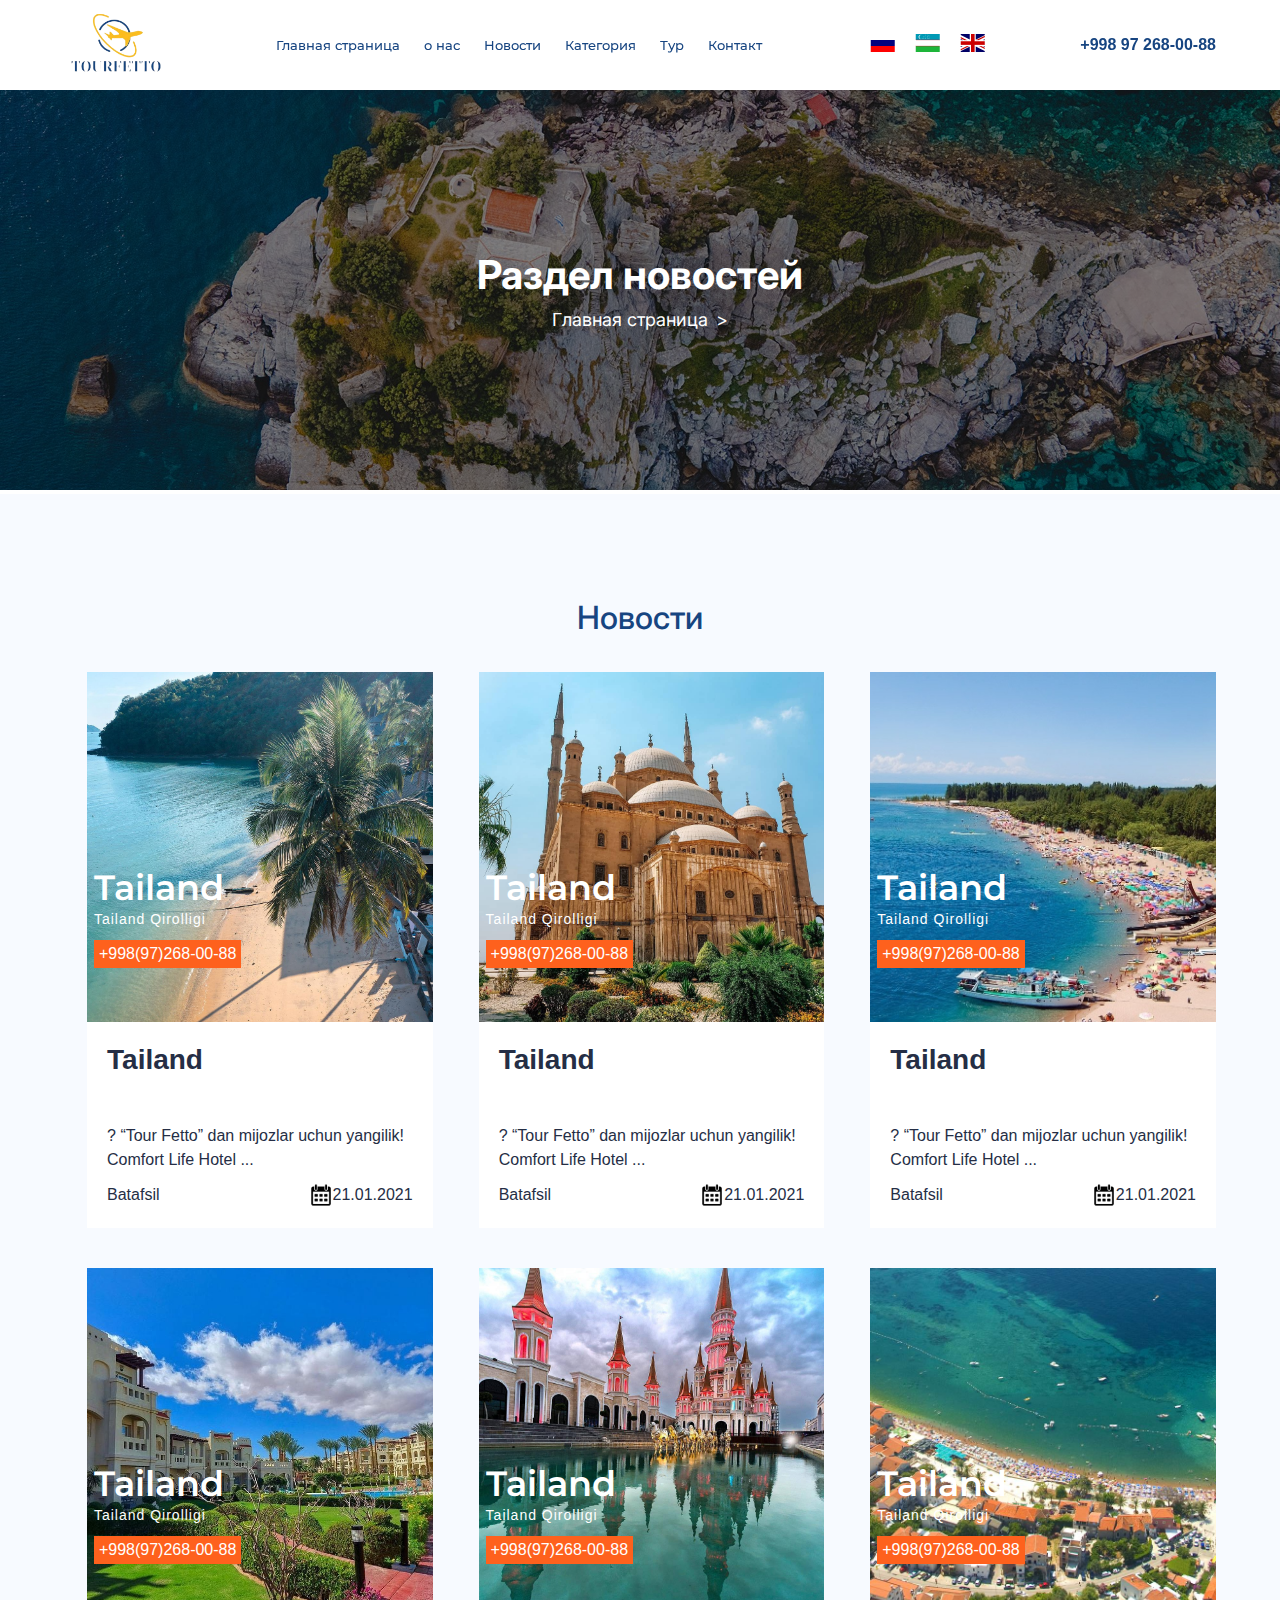
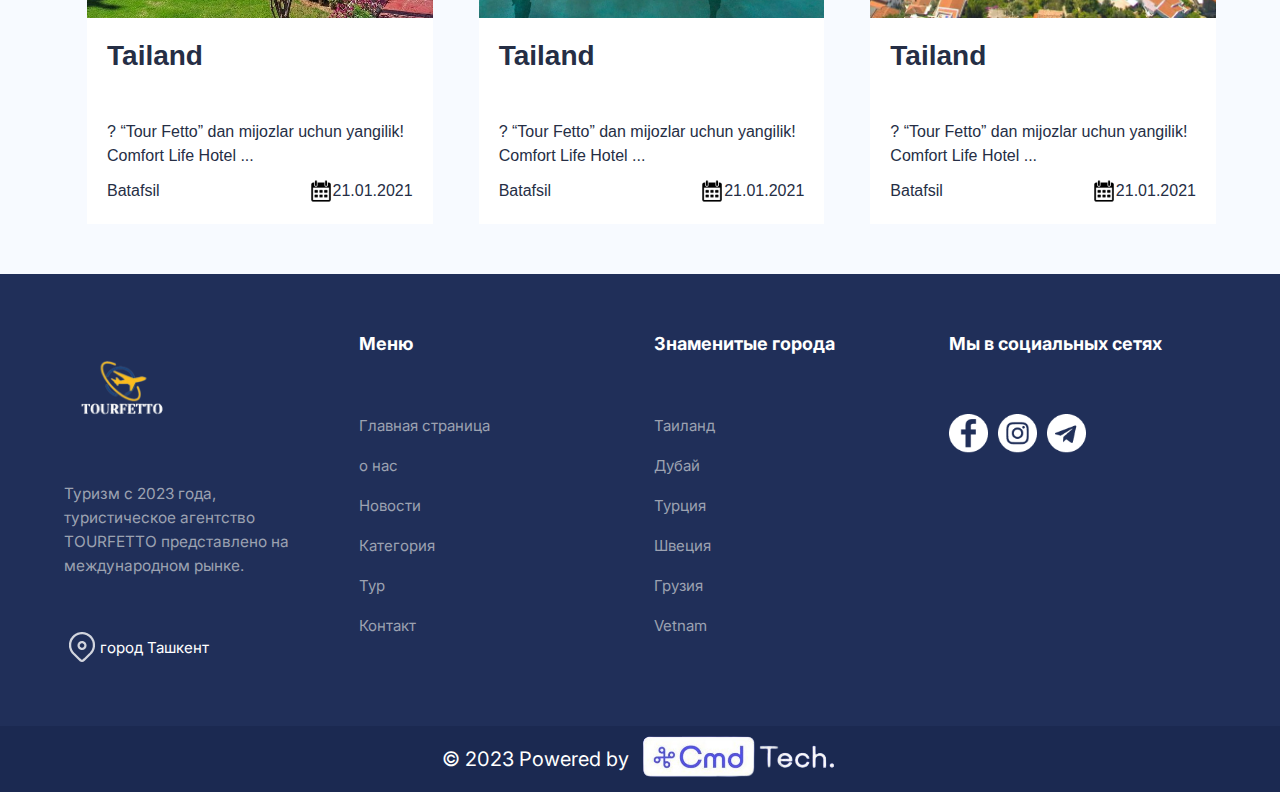
<file: all_news_page.html>
<!DOCTYPE html>
<html lang="en">
<head>
    <meta charset="UTF-8">
    <meta name="viewport" content="width=device-width, initial-scale=1.0">
    <title>Document</title>
    <link rel="stylesheet" href="assets/css/style.css">
    <link rel="stylesheet" href="assets/css/all_news_page.css">


    <link rel="stylesheet" href="https://cdnjs.cloudflare.com/ajax/libs/font-awesome/4.7.0/css/font-awesome.min.css">

</head>
<body>
    <header class="header">
        <nav class="nav">
            <div class="container">
                <div class="menu ">      
                    <input type="checkbox" id="check">

                  <div class="logo2">
                    <a href=""><img src="assets/image/logo2.2.png" alt=""></a>
                </div>
                      <ul class="nav_list">
                          <label class="btnn cancel" ><i class="fa fa-close" style="color: white;"></i></label>
                          <li><a href="#home" class="lang" key="home"></a></li>
                          <li><a href="#about" class="lang" key="about"></a></li>
                          <li><a href="all_new_page/index.html" class="lang" key="new"></a></li>
                          <li><a href="all_catygore_page/inedx.html" class="lang" key="tour"></a></li>
                          <li><a href="all_catygore_page/inedx.html" class="lang" key="tour1"></a></li>
                          <li><a href="#contact" class="lang" key="contact"></a></li>
                        <div class="language_container1">
                            <a class="lang-button  active_lang"  data-lang="ru"><img src="assets/image/flag_ru.png" alt=""></a>
                            <a class="lang-button  "  data-lang="uz"><img src="assets/image/flag_uz.png" alt=""></a>
                            <a class="lang-button" data-lang="en"><img src="assets/image/flag_en.png" alt=""></a>
                          </div>  
                      </ul>
                      <div class="language_container2">
                        <a class="lang-button  active_lang"  data-lang="ru"><img src="assets/image/flag_ru.png" alt=""></a>
                        <a class="lang-button  "  data-lang="uz"><img src="assets/image/flag_uz.png" alt=""></a>
                        <a class="lang-button" data-lang="en"><img src="assets/image/flag_en.png" alt=""></a>
                      </div>
                      <a href="tel:+998972680088" class="nav_tel">+998 97 268-00-88</a>
                      <label class="btnn bars menu1" style=" float: right; color: #174581;" for="check"><i class="fa fa-bars"></i></label>
              </div>
            </div>
        </nav>
    </header>

    <section class="intro">
        <div class="intro_box">
            <div class="intro_card">
                <h2 class="intro_title lang" key="intro_text8"></h2>
                <div class="intro_link_card">
                    <a href="/index.html" class="intro_link lang" key="intro_text2"></a>
                    <p class="intro_link " >></p>
                </div>
                
            </div>
            <img src="assets/image/img_slider2.jpg" alt="">
        </div>
    </section>

    <section class="new_container" id="news">
        <div class="container">
            <h2 class="container_title lang" key="new">Yangiliklar</h2>
            <div class="new_box">
                    <a href="news_page.html" class="new_link ">
                        <div  class="new_card ">
                            <img class="new_card_img" src="assets/image/tayland.jpg" alt="">
                            <div class="new_card_text1">
                                <div class="text_row1">
                                    <h2>Tailand</h2>
                                    <h4>Tailand Qirolligi</h4>
                                </div>
                                <div class="text_row2">
                                    <a class="row2_link" href="tel:+998972680088">+998(97)268-00-88</a>
                                </div>
                            </div>
                            <div class="new_card_text3">
                                <h2 class="new_subtitle1">Tailand</h2>
                                <p class="new_subtitle2">? “Tour Fetto” dan mijozlar uchun yangilik! Comfort Life Hotel ...</p>
                                <div class="new_card_text2">
                                    <a href="">Batafsil</a>
                                    <div class="new_card_icon">
                                        <img class="" src="assets/image/calendar-249.png" alt="">
                                        <p>21.01.2021</p>
                                    </div>
                                </div>
                            </div>

                        </div>
                    </a>
                    <a href="#!" class="new_link ">
                        <div  class="new_card ">
                            <img class="new_card_img" src="assets/image/vetnam.jpg" alt="">
                            <div class="new_card_text1">
                                <div class="text_row1">
                                    <h2>Tailand</h2>
                                    <h4>Tailand Qirolligi</h4>
                                </div>
                                <div class="text_row2">
                                    <a class="row2_link" href="tel:+998972680088">+998(97)268-00-88</a>
                                </div>
                            </div>
                            <div class="new_card_text3">
                                <h2 class="new_subtitle1">Tailand</h2>
                                <p class="new_subtitle2">? “Tour Fetto” dan mijozlar uchun yangilik! Comfort Life Hotel ...</p>
                                <div class="new_card_text2">
                                    <a href="">Batafsil</a>
                                    <div class="new_card_icon">
                                        <img class="" src="assets/image/calendar-249.png" alt="">
                                        <p>21.01.2021</p>
                                    </div>
                                </div>
                            </div>

                        </div>
                    </a>
                    <a href="#!" class="new_link ">
                        <div  class="new_card ">
                            <img class="new_card_img" src="assets/image/seasonal_img3.jpg" alt="">
                            <div class="new_card_text1">
                                <div class="text_row1">
                                    <h2>Tailand</h2>
                                    <h4>Tailand Qirolligi</h4>
                                </div>
                                <div class="text_row2">
                                    <a class="row2_link" href="tel:+998972680088">+998(97)268-00-88</a>
                                </div>
                            </div>
                            <div class="new_card_text3">
                                <h2 class="new_subtitle1">Tailand</h2>
                                <p class="new_subtitle2">? “Tour Fetto” dan mijozlar uchun yangilik! Comfort Life Hotel ...</p>
                                <div class="new_card_text2">
                                    <a href="">Batafsil</a>
                                    <div class="new_card_icon">
                                        <img class="" src="assets/image/calendar-249.png" alt="">
                                        <p>21.01.2021</p>
                                    </div>
                                </div>
                            </div>

                        </div>
                    </a>
                    <a href="#!" class="new_link ">
                        <div  class="new_card ">
                            <img class="new_card_img" src="assets/image/destination_img4.jpg" alt="">
                            <div class="new_card_text1">
                                <div class="text_row1">
                                    <h2>Tailand</h2>
                                    <h4>Tailand Qirolligi</h4>
                                </div>
                                <div class="text_row2">
                                    <a class="row2_link" href="tel:+998972680088">+998(97)268-00-88</a>
                                </div>
                            </div>
                            <div class="new_card_text3">
                                <h2 class="new_subtitle1">Tailand</h2>
                                <p class="new_subtitle2">? “Tour Fetto” dan mijozlar uchun yangilik! Comfort Life Hotel ...</p>
                                <div class="new_card_text2">
                                    <a href="">Batafsil</a>
                                    <div class="new_card_icon">
                                        <img class="" src="assets/image/calendar-249.png" alt="">
                                        <p>21.01.2021</p>
                                    </div>
                                </div>
                            </div>

                        </div>
                    </a>
                    <a href="#!" class="new_link ">
                        <div  class="new_card ">
                            <img class="new_card_img" src="assets/image/gruziya.jpg" alt="">
                            <div class="new_card_text1">
                                <div class="text_row1">
                                    <h2>Tailand</h2>
                                    <h4>Tailand Qirolligi</h4>
                                </div>
                                <div class="text_row2">
                                    <a class="row2_link" href="tel:+998972680088">+998(97)268-00-88</a>
                                </div>
                            </div>
                            <div class="new_card_text3">
                                <h2 class="new_subtitle1">Tailand</h2>
                                <p class="new_subtitle2">? “Tour Fetto” dan mijozlar uchun yangilik! Comfort Life Hotel ...</p>
                                <div class="new_card_text2">
                                    <a href="">Batafsil</a>
                                    <div class="new_card_icon">
                                        <img class="" src="assets/image/calendar-249.png" alt="">
                                        <p>21.01.2021</p>
                                    </div>
                                </div>
                            </div>

                        </div>
                    </a>
                    <a href="#!" class="new_link ">
                        <div  class="new_card ">
                            <img class="new_card_img" src="assets/image/img_slider3.jpg" alt="">
                            <div class="new_card_text1">
                                <div class="text_row1">
                                    <h2>Tailand</h2>
                                    <h4>Tailand Qirolligi</h4>
                                </div>
                                <div class="text_row2">
                                    <a class="row2_link" href="tel:+998972680088">+998(97)268-00-88</a>
                                </div>
                            </div>
                            <div class="new_card_text3">
                                <h2 class="new_subtitle1">Tailand</h2>
                                <p class="new_subtitle2">? “Tour Fetto” dan mijozlar uchun yangilik! Comfort Life Hotel ...</p>
                                <div class="new_card_text2">
                                    <a href="">Batafsil</a>
                                    <div class="new_card_icon">
                                        <img class="" src="assets/image/calendar-249.png" alt="">
                                        <p>21.01.2021</p>
                                    </div>
                                </div>
                            </div>

                        </div>
                    </a>

    
        </div>
    </section>


    <footer class="footer" id="contact">
        <div class="container">
            <div class="footer_box">
                <div class="footer_first_box">
                    <div class="first_block1_1">
                        <div class="first_block1_img">
                            <img src="assets/image/footer_logo2.png" alt="">
                        </div>
                        <div class="first_block1_text">
                            <p class="lang" key="footer_text1"></p>
                        </div>
                        <div class="first_block_location">
                            <img src="assets/image/footer-geo2.png" alt="">
                            <p class="lang" key="footer_text2">Toshkent Shahar</p>
                        </div>
                    </div>
                    <div class="first_block1">
                        <h2 class="footer_menu_title lang" key="footer_text3">Menyu</h2>
                        <ul class="footer_list">
                            <li><a href="#home" class="footer_list_link lang" key="footer_text4"></a></li>
                            <li><a href="#about" class="footer_list_link lang" key="footer_text5"></a></li>
                            <li><a href="all_news_page.html" class="footer_list_link lang" key="footer_text6"></a></li>
                            <li><a href="all_category_page.html" class="footer_list_link lang" key="footer_text7"></a></li>
                            <li><a href="category_page.html" class="footer_list_link lang" key="tour1"></a></li>
                            <li><a href="#contact" class="footer_list_link lang" key="footer_text8"></a></li>
    
                        </ul>
                    </div>
                    <div class="first_block1">
                        <h2 class="footer_menu_title lang" key="footer_text9"></h2>
                        <ul class="footer_list">
                            <li><a href="" class="footer_list_link lang" key="footer_text10"></a></li>
                            <li><a href="" class="footer_list_link lang" key="footer_text11"></a></li>
                            <li><a href="" class="footer_list_link lang" key="footer_text12"></a></li>
                            <li><a href="" class="footer_list_link lang" key="footer_text13"></a></li>
                            <li><a href="" class="footer_list_link lang" key="footer_text14"> </a></li>
                            <li><a href="" class="footer_list_link lang" key="footer_text15"></a></li>
                        </ul>
                    </div>
                    <div class="first_block1_2">
                        <h2 class="network_title lang" key="footer_text16"></h2>
                        <div class="network_card">
                            <a href=""><img src="assets/image/footer-facebook.png" alt=""></a>
                            <a href="https://www.instagram.com/tourfetto_uz/"><img src="assets/image/footer-instagram.png" alt=""></a>
                            <a href="https://t.me/Maftuna0117"><img src="assets/image/footer-telegram.png" alt=""></a>
                        </div>
                    </div>
                </div>
            </div>
        </div>
        <div class="footer_end">
            <p>© 2023 Powered by</p>
            <a href=""><img src="assets/image/logo5.png" alt=""></a>
        </div>
    </footer>
    <script src="assets/js/navbar.js"></script>
    <script src="assets/js/lang.js"></script>
</body>
</html>
</file>
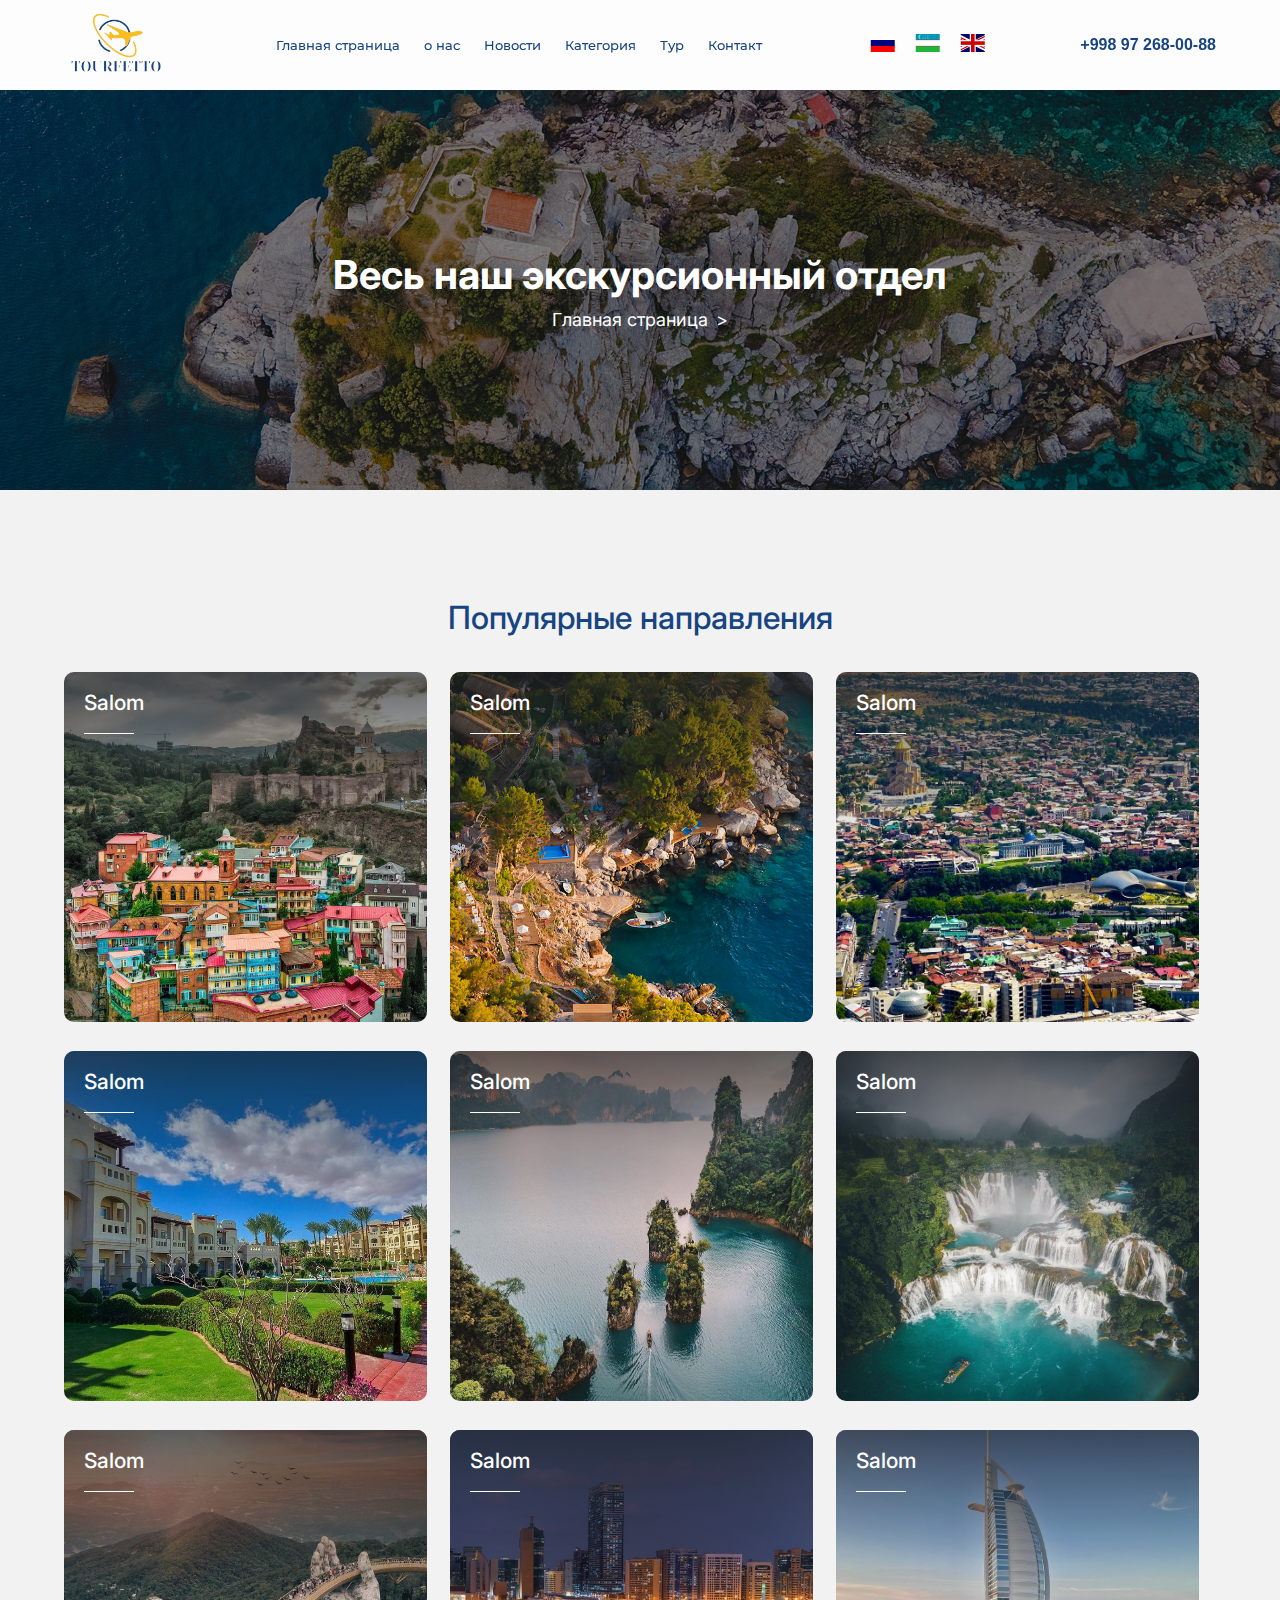
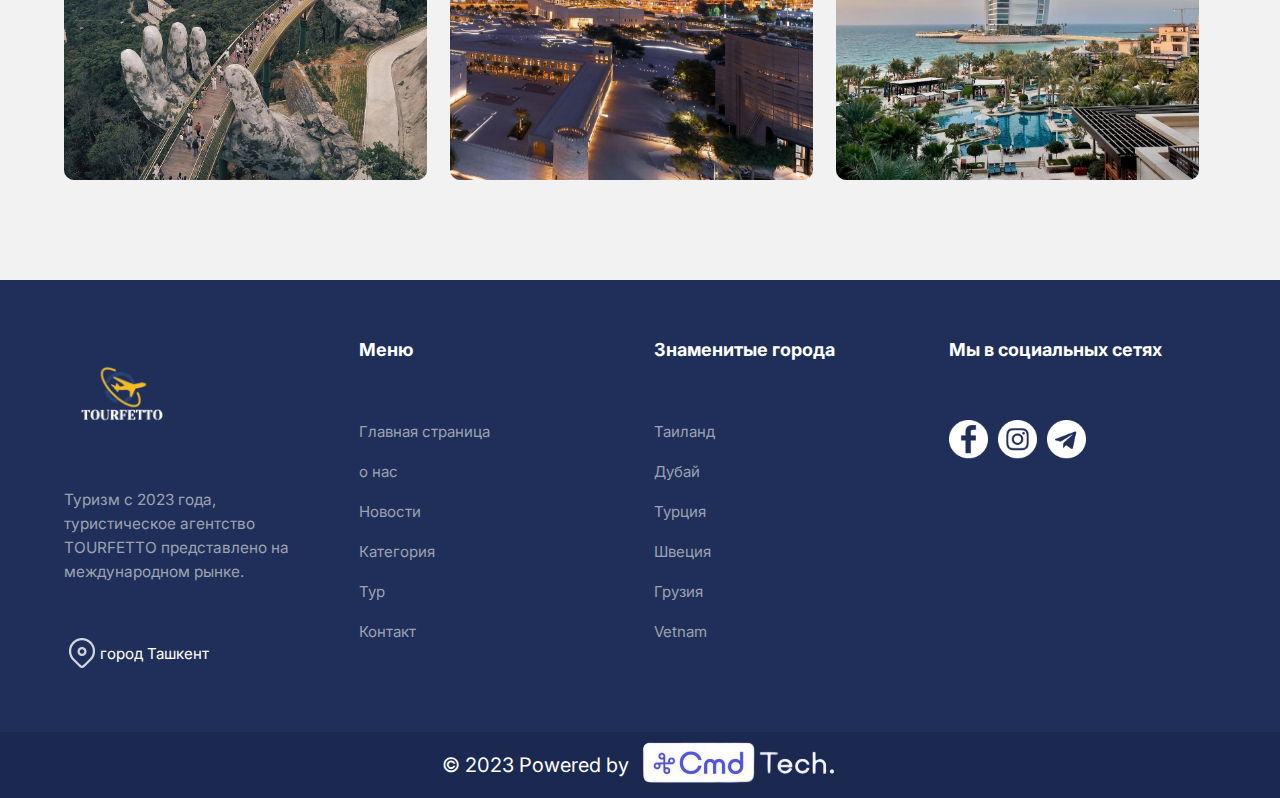
<file: category_page.html>
<!DOCTYPE html>
<html lang="en">
<head>
    <meta charset="UTF-8">
    <meta name="viewport" content="width=device-width, initial-scale=1.0">
    <title>Document</title>
    <link rel="stylesheet" href="assets/css/style.css">
    <link rel="stylesheet" href="assets/css/tour_page.css">
    <link rel="stylesheet" href="assets/css/category_page.css">
    <!-- <link rel="stylesheet" href="assets/css/nav_footer2.css"> -->

    <link rel="stylesheet" href="https://cdnjs.cloudflare.com/ajax/libs/font-awesome/4.7.0/css/font-awesome.min.css">

</head>
<body>
    <header class="header">
        <nav class="nav">
            <div class="container">
                <div class="menu ">      
                    <input type="checkbox" id="check">

                  <div class="logo2">
                    <a href=""><img src="assets/image/logo2.2.png" alt=""></a>
                </div>
                      <ul class="nav_list">
                          <label class="btnn cancel"><i class="fa fa-close" style="color: white;"></i></label>
                          <li><a href="index.html" class="lang" key="home"></a></li>
                          <li><a href="#about" class="lang" key="about"></a></li>
                          <li><a href="/all_new_page/index.html" class="lang" key="new"></a></li>
                          <li><a href="all_category_page.html" class="lang" key="tour"></a></li>
                          <li><a href="category_page.html" class="lang" key="tour1"></a></li>
                          <li><a href="#contact" class="lang" key="contact"></a></li>
                        <div class="language_container1">
                            <a class="lang-button  active_lang"  data-lang="ru"><img src="assets/image/flag_ru.png" alt=""></a>
                            <a class="lang-button  "  data-lang="uz"><img src="assets/image/flag_uz.png" alt=""></a>
                            <a class="lang-button" data-lang="en"><img src="assets/image/flag_en.png" alt=""></a>
                          </div>  
                      </ul>
                      <div class="language_container2">
                        <a class="lang-button  active_lang"  data-lang="ru"><img src="assets/image/flag_ru.png" alt=""></a>
                        <a class="lang-button  "  data-lang="uz"><img src="assets/image/flag_uz.png" alt=""></a>
                        <a class="lang-button" data-lang="en"><img src="assets/image/flag_en.png" alt=""></a>
                      </div>
                      <a href="tel:+998972680088" class="nav_tel">+998 97 268-00-88</a>
                      <label class="btnn bars menu1" style=" float: right; color: #174581;" for="check"><i class="fa fa-bars"></i></label>
              </div>
            </div>
        </nav>
    </header>
    
    <section class="intro">
        <div class="intro_box">
            <div class="intro_card">
                <h2 class="intro_title lang" key="intro_text7"></h2>
                <div class="intro_link_card">
                    <a href="/index.html" class="intro_link lang" key="intro_text2"></a>
                    <p class="intro_link " >></p>
                </div>
            </div>
            <img src="assets/image/img_slider2.jpg" alt="">
        </div>
    </section>

    <section class="destination">
        <div class="container">
            <h2 class="container_title lang" key="all_tour_text"></h2>
            <div class="destination_box">
                <div class="destination_card_img1">
                    <a href="tour_page.html" class="img_wrapper_container">
                        <div class="img_wrapper">
                            <div class="img_text1">
                                <p>Salom</p>
                                <div class="border"></div>
                            </div>
                            <img src="assets/image/destination_img1.1.jpg" alt="">

                        </div>
                    </a>
                    <a href="#!" class="img_wrapper_container">
                        <div class="img_wrapper">
                            <div class="img_text1">
                                <p>Salom</p>
                                <div class="border"></div>
                            </div>
                            <img src="assets/image/destination_img2.jpg" alt="">

                        </div>
                    </a>
                    <a href="#!" class="img_wrapper_container">
                        <div class="img_wrapper">
                            <div class="img_text1">
                                <p>Salom</p>
                                <div class="border"></div>
                            </div>
                            <img src="assets/image/destination_img3.jpg" alt="">
                        </div>
                    </a>
                    <a href="#!" class="img_wrapper_container">
                        <div class="img_wrapper">
                            <div class="img_text1">
                                <p>Salom</p>
                                <div class="border"></div>
                            </div>
                            <img src="assets/image/destination_img4.jpg" alt="">

                        </div>
                    </a>
                    <a href="#!" class="img_wrapper_container">
                        <div class="img_wrapper">
                            <div class="img_text1">
                                <p>Salom</p>
                                <div class="border"></div>
                            </div>
                            <img src="assets/image/destination_img5.jpg" alt="">

                        </div>
                    </a>
                    <a href="#!" class="img_wrapper_container">
                        <div class="img_wrapper">
                            <div class="img_text1">
                                <p>Salom</p>
                                <div class="border"></div>
                            </div>
                            <img src="assets/image/destination_img6.jpg" alt="">

                        </div>
                    </a>
                    <a href="#!" class="img_wrapper_container">
                        <div class="img_wrapper">
                            <div class="img_text1">
                                <p>Salom</p>
                                <div class="border"></div>
                            </div>
                            <img src="assets/image/destination_img7.jpg" alt="">

                        </div>
                    </a>
                    <a href="#!" class="img_wrapper_container">
                        <div class="img_wrapper">
                            <div class="img_text1">
                                <p>Salom</p>
                                <div class="border"></div>
                            </div>
                            <img src="assets/image/destination_img8.jpg" alt="">

                        </div>
                    </a>
                    <a href="#!" class="img_wrapper_container">
                        <div class="img_wrapper">
                            <div class="img_text1">
                                <p>Salom</p>
                                <div class="border"></div>
                            </div>
                            <img src="assets/image/destination_img9.jpg" alt="">

                        </div>
                    </a>
                </div>
            </div>
        </div>
    </section>



    <footer class="footer" id="contact">
        <div class="container">
            <div class="footer_box">
                <div class="footer_first_box">
                    <div class="first_block1_1">
                        <div class="first_block1_img">
                            <img src="assets/image/footer_logo2.png" alt="">
                        </div>
                        <div class="first_block1_text">
                            <p class="lang" key="footer_text1"></p>
                        </div>
                        <div class="first_block_location">
                            <img src="assets/image/footer-geo2.png" alt="">
                            <p class="lang" key="footer_text2">Toshkent Shahar</p>
                        </div>
                    </div>
                    <div class="first_block1">
                        <h2 class="footer_menu_title lang" key="footer_text3">Menyu</h2>
                        <ul class="footer_list">
                            <li><a href="#home" class="footer_list_link lang" key="footer_text4"></a></li>
                            <li><a href="#about" class="footer_list_link lang" key="footer_text5"></a></li>
                            <li><a href="all_news_page.html" class="footer_list_link lang" key="footer_text6"></a></li>
                            <li><a href="all_category_page.html" class="footer_list_link lang" key="footer_text7"></a></li>
                            <li><a href="category_page.html" class="footer_list_link lang" key="tour1"></a></li>
                            <li><a href="#contact" class="footer_list_link lang" key="footer_text8"></a></li>
    
                        </ul>
                    </div>
                    <div class="first_block1">
                        <h2 class="footer_menu_title lang" key="footer_text9"></h2>
                        <ul class="footer_list">
                            <li><a href="" class="footer_list_link lang" key="footer_text10"></a></li>
                            <li><a href="" class="footer_list_link lang" key="footer_text11"></a></li>
                            <li><a href="" class="footer_list_link lang" key="footer_text12"></a></li>
                            <li><a href="" class="footer_list_link lang" key="footer_text13"></a></li>
                            <li><a href="" class="footer_list_link lang" key="footer_text14"> </a></li>
                            <li><a href="" class="footer_list_link lang" key="footer_text15"></a></li>
                        </ul>
                    </div>
                    <div class="first_block1_2">
                        <h2 class="network_title lang" key="footer_text16"></h2>
                        <div class="network_card">
                            <a href=""><img src="assets/image/footer-facebook.png" alt=""></a>
                            <a href="https://www.instagram.com/tourfetto_uz/"><img src="assets/image/footer-instagram.png" alt=""></a>
                            <a href="https://t.me/Maftuna0117"><img src="assets/image/footer-telegram.png" alt=""></a>
                        </div>
                    </div>
                </div>
            </div>
        </div>
        <div class="footer_end">
            <p>© 2023 Powered by</p>
            <a href=""><img src="assets/image/logo5.png" alt=""></a>
        </div>
    </footer>
    <script src="assets/js/navbar.js"></script>
    <script src="assets/js/lang.js"></script>
</body>
</html>
</file>
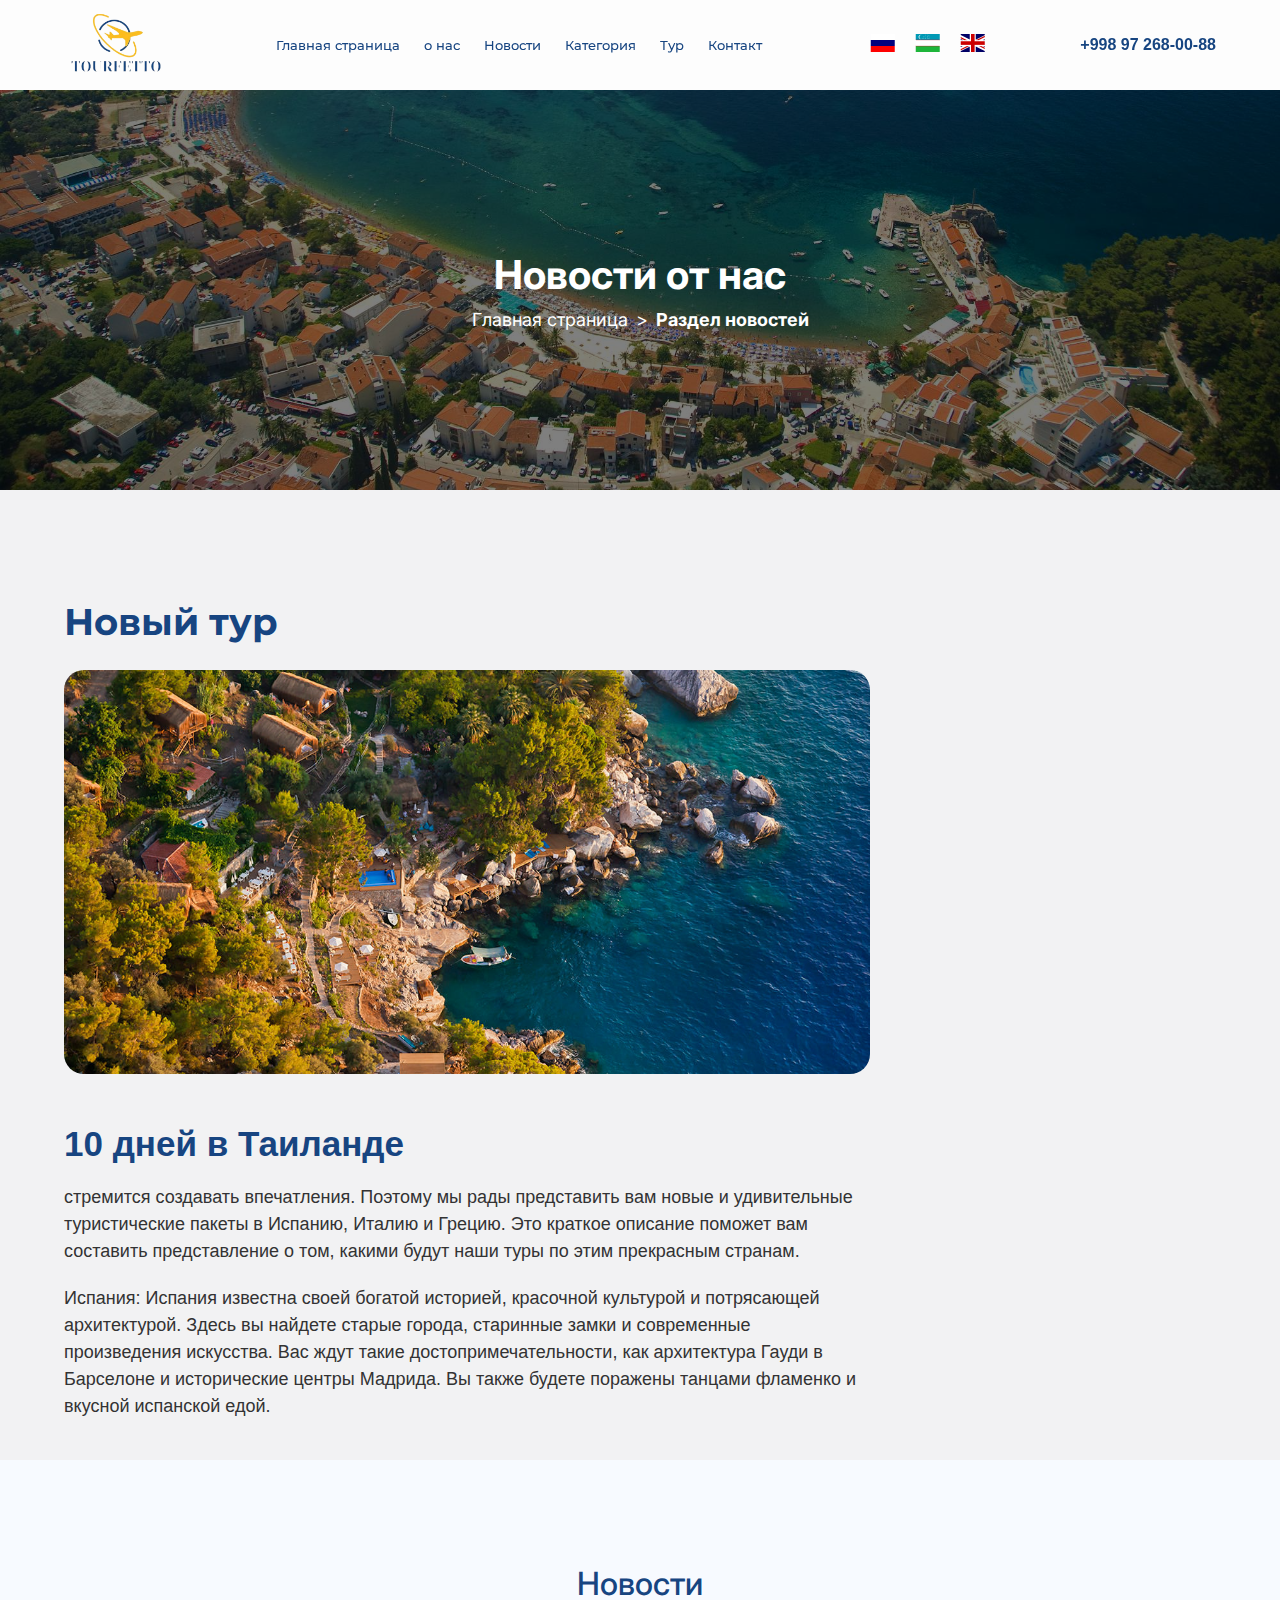
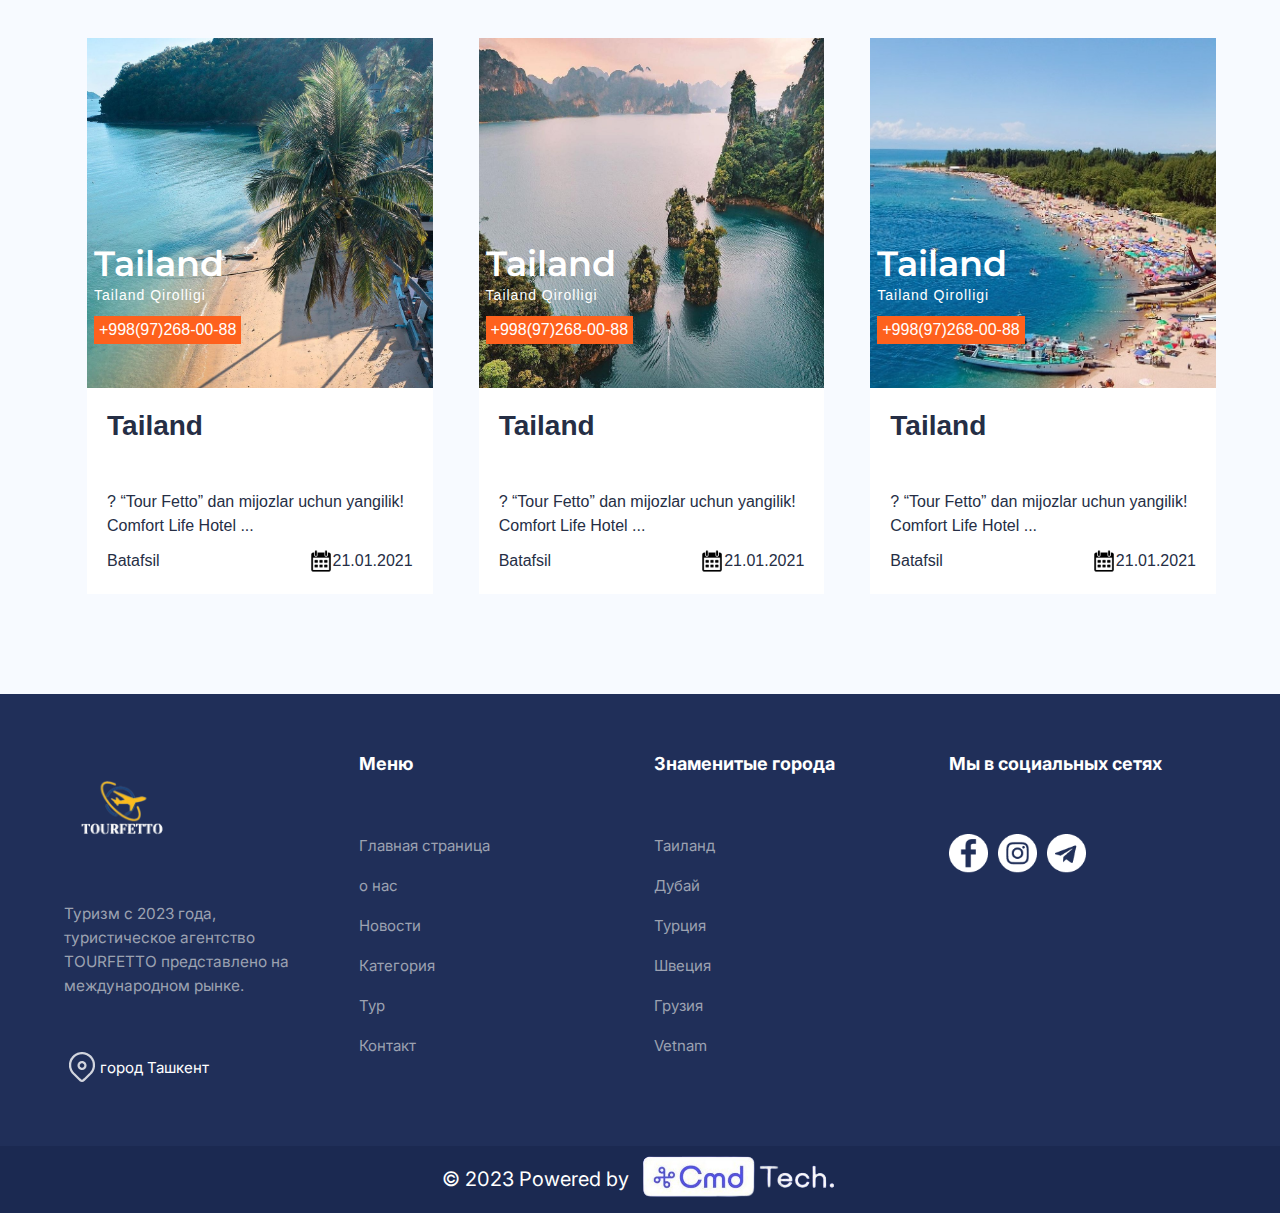
<file: news_page.html>
<!DOCTYPE html>
<html lang="en">
<head>
    <meta charset="UTF-8">
    <meta name="viewport" content="width=device-width, initial-scale=1.0">
    <title>Document</title>
    <link rel="stylesheet" href="assets/css/style.css">
    <link rel="stylesheet" href="assets/css/all_news_page.css">
    <link rel="stylesheet" href="assets/css/news_page.css">
    <link rel="stylesheet" href="https://cdnjs.cloudflare.com/ajax/libs/font-awesome/4.7.0/css/font-awesome.min.css">


</head>
<body>
    <header class="header">
        <nav class="nav">
            <div class="container">
                <div class="menu ">      
                    <input type="checkbox" id="check">

                  <div class="logo2">
                    <a href=""><img src="assets/image/logo2.2.png" alt=""></a>
                </div>
                      <ul class="nav_list">
                          <label class="btnn cancel" ><i class="fa fa-close" style="color: white;"></i></label>
                          <li><a href="/index.html" class="lang" key="home"></a></li>
                          <li><a href="#about" class="lang" key="about"></a></li>
                          <li><a href="al" class="lang" key="new"></a></li>
                          <li><a href="all_catygore_page/inedx.html" class="lang" key="tour"></a></li>
                          <li><a href="all_catygore_page/inedx.html" class="lang" key="tour1"></a></li>
                          <li><a href="#contact" class="lang" key="contact"></a></li>
                        <div class="language_container1">
                            <a class="lang-button  active_lang"  data-lang="ru"><img src="assets/image/flag_ru.png" alt=""></a>
                            <a class="lang-button  "  data-lang="uz"><img src="assets/image/flag_uz.png" alt=""></a>
                            <a class="lang-button" data-lang="en"><img src="assets/image/flag_en.png" alt=""></a>
                          </div>  
                      </ul>
                      <div class="language_container2">
                        <a class="lang-button  active_lang"  data-lang="ru"><img src="assets/image/flag_ru.png" alt=""></a>
                        <a class="lang-button  "  data-lang="uz"><img src="assets/image/flag_uz.png" alt=""></a>
                        <a class="lang-button" data-lang="en"><img src="assets/image/flag_en.png" alt=""></a>
                      </div>
                      <a href="tel:+998972680088" class="nav_tel">+998 97 268-00-88</a>
                      <label class="btnn bars menu1" style=" float: right; color: #174581;" for="check"><i class="fa fa-bars"></i></label>
              </div>
            </div>
        </nav>

    </header>

    <section class="intro">
        <div class="intro_box">
            <div class="intro_card">
                <h2 class="intro_title lang" key="intro_text4">Biz bilan maroqli sayohat</h2>
                <div class="intro_link_card">
                    <a href="index.html" class="intro_link lang" key="intro_text2"></a>
                    <p h class="intro_link " >></p>
                    <a href="all_news_page.html" class="intro_link2 lang" key="intro_text6"></a>
                </div>
            </div>
            <img src="assets/image/img_slider3.jpg" alt="">
        </div>
    </section>


    <section class="new_description">
        <div class="container">
            <h1 class="description_title lang" key="news_text5"></h1>
            <div class="new_description_box">
                <img src="assets/image/destination_img2.jpg" alt="">
                <h2 class="new_description_title lang" key="news_text1"></h2>
                <p class="lang" key="news_text2"></p>
                <p class="lang" key="news_text3"></p>
            </div>
        </div>
    </section>


    <section class="new_container" id="news">
        <div class="container">
            <h2 class="container_title lang" key="news_text4"></h2>
            <div class="new_box">
                    <a href="news_page.html" class="new_link ">
                        <div  class="new_card ">
                            <img class="new_card_img" src="assets/image/tayland.jpg" alt="">
                            <div class="new_card_text1">
                                <div class="text_row1">
                                    <h2>Tailand</h2>
                                    <h4>Tailand Qirolligi</h4>
                                </div>
                                <div class="text_row2">
                                    <a class="row2_link" href="tel:+998972680088">+998(97)268-00-88</a>
                                </div>
                            </div>
                            <div class="new_card_text3">
                                <h2 class="new_subtitle1">Tailand</h2>
                                <p class="new_subtitle2">? “Tour Fetto” dan mijozlar uchun yangilik! Comfort Life Hotel ...</p>
                                <div class="new_card_text2">
                                    <a href="">Batafsil</a>
                                    <div class="new_card_icon">
                                        <img class="" src="assets/image/calendar-249.png" alt="">
                                        <p>21.01.2021</p>
                                    </div>
                                </div>
                            </div>

                        </div>
                    </a>

                    <a href="#!" class="new_link ">
                        <div  class="new_card ">
                            <img class="new_card_img" src="assets/image/destination_img5.jpg" alt="">
                            <div class="new_card_text1">
                                <div class="text_row1">
                                    <h2>Tailand</h2>
                                    <h4>Tailand Qirolligi</h4>
                                </div>
                                <div class="text_row2">
                                    <a class="row2_link" href="tel:+998972680088">+998(97)268-00-88</a>
                                </div>
                            </div>
                            <div class="new_card_text3">
                                <h2 class="new_subtitle1">Tailand</h2>
                                <p class="new_subtitle2">? “Tour Fetto” dan mijozlar uchun yangilik! Comfort Life Hotel ...</p>
                                <div class="new_card_text2">
                                    <a href="">Batafsil</a>
                                    <div class="new_card_icon">
                                        <img class="" src="assets/image/calendar-249.png" alt="">
                                        <p>21.01.2021</p>
                                    </div>
                                </div>
                            </div>

                        </div>
                    </a>

                    <a href="#!" class="new_link ">
                        <div  class="new_card ">
                            <img class="new_card_img" src="assets/image/seasonal_img3.jpg" alt="">
                            <div class="new_card_text1">
                                <div class="text_row1">
                                    <h2>Tailand</h2>
                                    <h4>Tailand Qirolligi</h4>
                                </div>
                                <div class="text_row2">
                                    <a class="row2_link" href="tel:+998972680088">+998(97)268-00-88</a>
                                </div>
                            </div>
                            <div class="new_card_text3">
                                <h2 class="new_subtitle1">Tailand</h2>
                                <p class="new_subtitle2">? “Tour Fetto” dan mijozlar uchun yangilik! Comfort Life Hotel ...</p>
                                <div class="new_card_text2">
                                    <a href="">Batafsil</a>
                                    <div class="new_card_icon">
                                        <img class="" src="assets/image/calendar-249.png" alt="">
                                        <p>21.01.2021</p>
                                    </div>
                                </div>
                            </div>

                        </div>
                    </a>
                    
    
        </div>
    </section>

    <footer class="footer" id="contact">
        <div class="container">
            <div class="footer_box">
                <div class="footer_first_box">
                    <div class="first_block1_1">
                        <div class="first_block1_img">
                            <img src="assets/image/footer_logo2.png" alt="">
                        </div>
                        <div class="first_block1_text">
                            <p class="lang" key="footer_text1"></p>
                        </div>
                        <div class="first_block_location">
                            <img src="assets/image/footer-geo2.png" alt="">
                            <p class="lang" key="footer_text2">Toshkent Shahar</p>
                        </div>
                    </div>
                    <div class="first_block1">
                        <h2 class="footer_menu_title lang" key="footer_text3">Menyu</h2>
                        <ul class="footer_list">
                            <li><a href="#home" class="footer_list_link lang" key="footer_text4"></a></li>
                            <li><a href="#about" class="footer_list_link lang" key="footer_text5"></a></li>
                            <li><a href="all_news_page.html" class="footer_list_link lang" key="footer_text6"></a></li>
                            <li><a href="all_category_page.html" class="footer_list_link lang" key="footer_text7"></a></li>
                            <li><a href="category_page.html" class="footer_list_link lang" key="tour1"></a></li>
                            <li><a href="#contact" class="footer_list_link lang" key="footer_text8"></a></li>
    
                        </ul>
                    </div>
                    <div class="first_block1">
                        <h2 class="footer_menu_title lang" key="footer_text9"></h2>
                        <ul class="footer_list">
                            <li><a href="" class="footer_list_link lang" key="footer_text10"></a></li>
                            <li><a href="" class="footer_list_link lang" key="footer_text11"></a></li>
                            <li><a href="" class="footer_list_link lang" key="footer_text12"></a></li>
                            <li><a href="" class="footer_list_link lang" key="footer_text13"></a></li>
                            <li><a href="" class="footer_list_link lang" key="footer_text14"> </a></li>
                            <li><a href="" class="footer_list_link lang" key="footer_text15"></a></li>
                        </ul>
                    </div>
                    <div class="first_block1_2">
                        <h2 class="network_title lang" key="footer_text16"></h2>
                        <div class="network_card">
                            <a href=""><img src="assets/image/footer-facebook.png" alt=""></a>
                            <a href="https://www.instagram.com/tourfetto_uz/"><img src="assets/image/footer-instagram.png" alt=""></a>
                            <a href="https://t.me/Maftuna0117"><img src="assets/image/footer-telegram.png" alt=""></a>
                        </div>
                    </div>
                </div>
            </div>
        </div>
        <div class="footer_end">
            <p>© 2023 Powered by</p>
            <a href=""><img src="assets/image/logo5.png" alt=""></a>
        </div>
    </footer>
    <script src="assets/js/navbar.js"></script>
    <script src="assets/js/lang.js"></script>
</body>
</html>
</file>
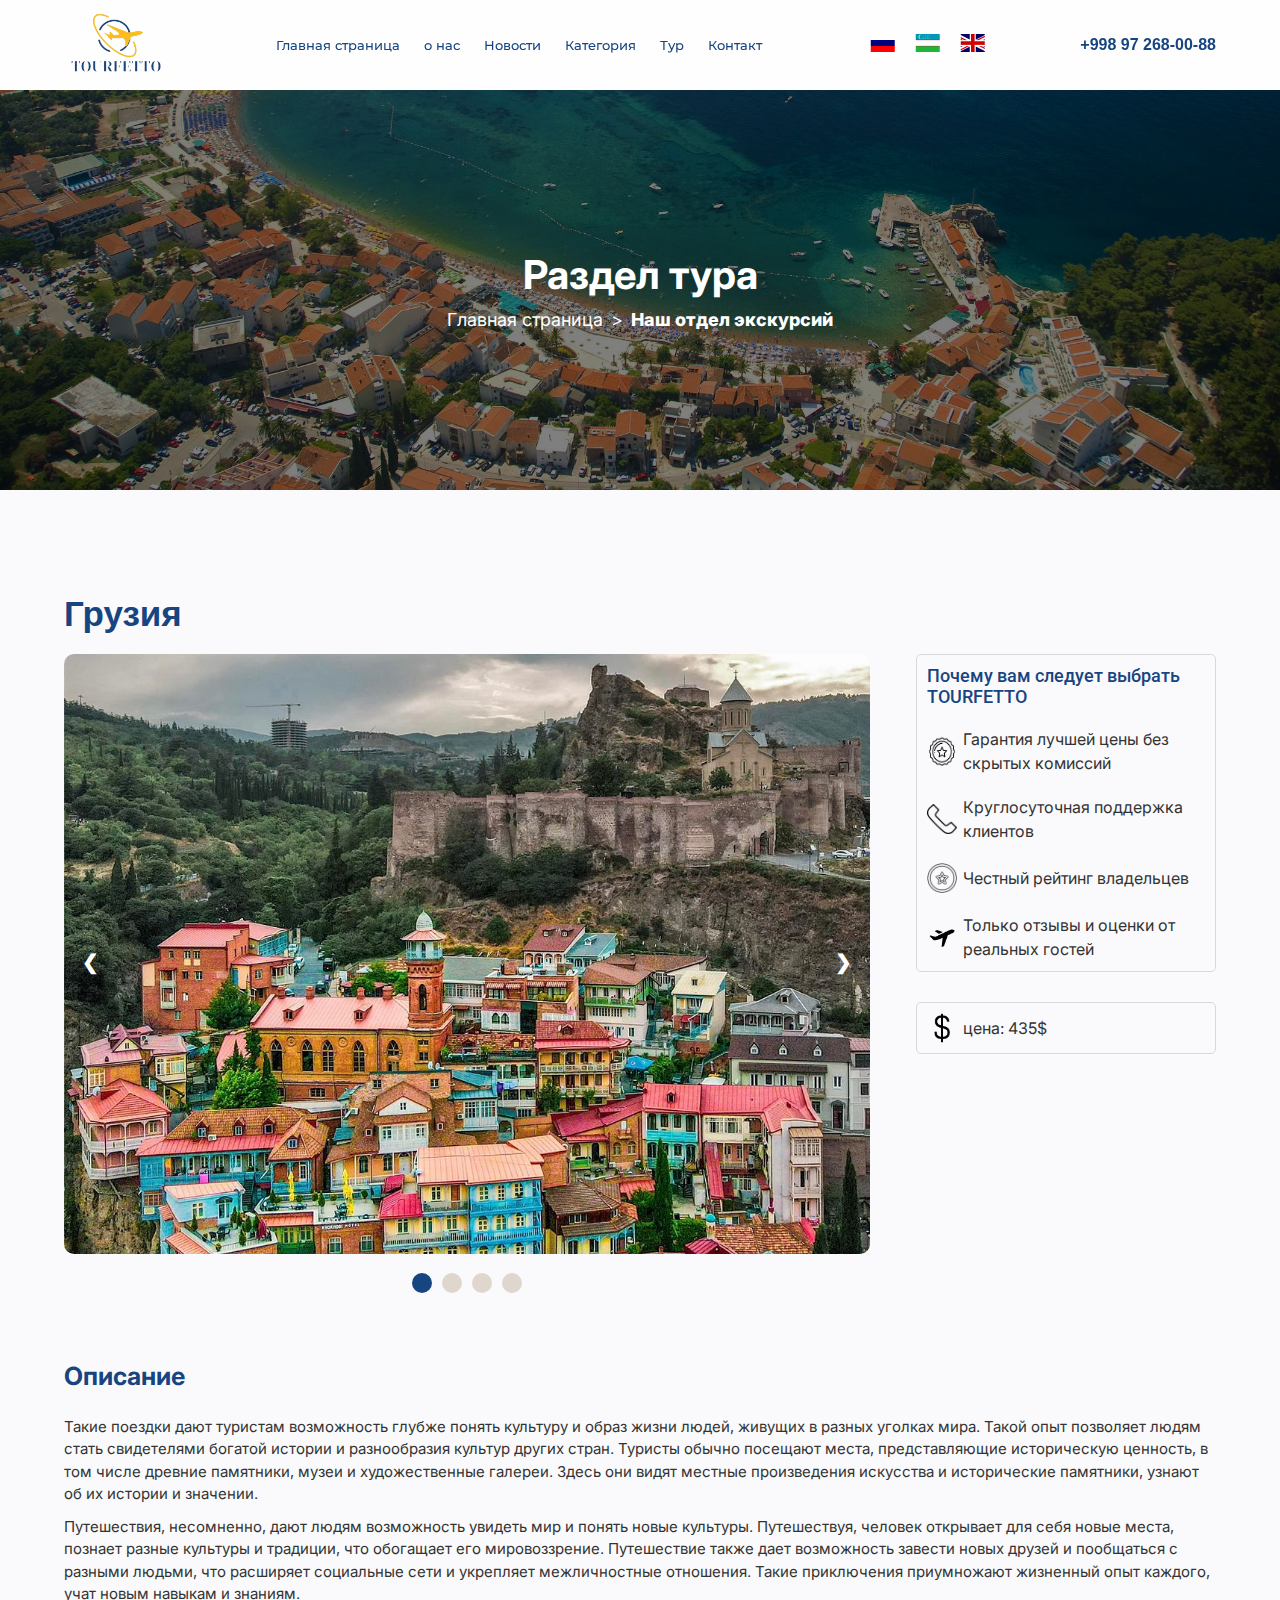
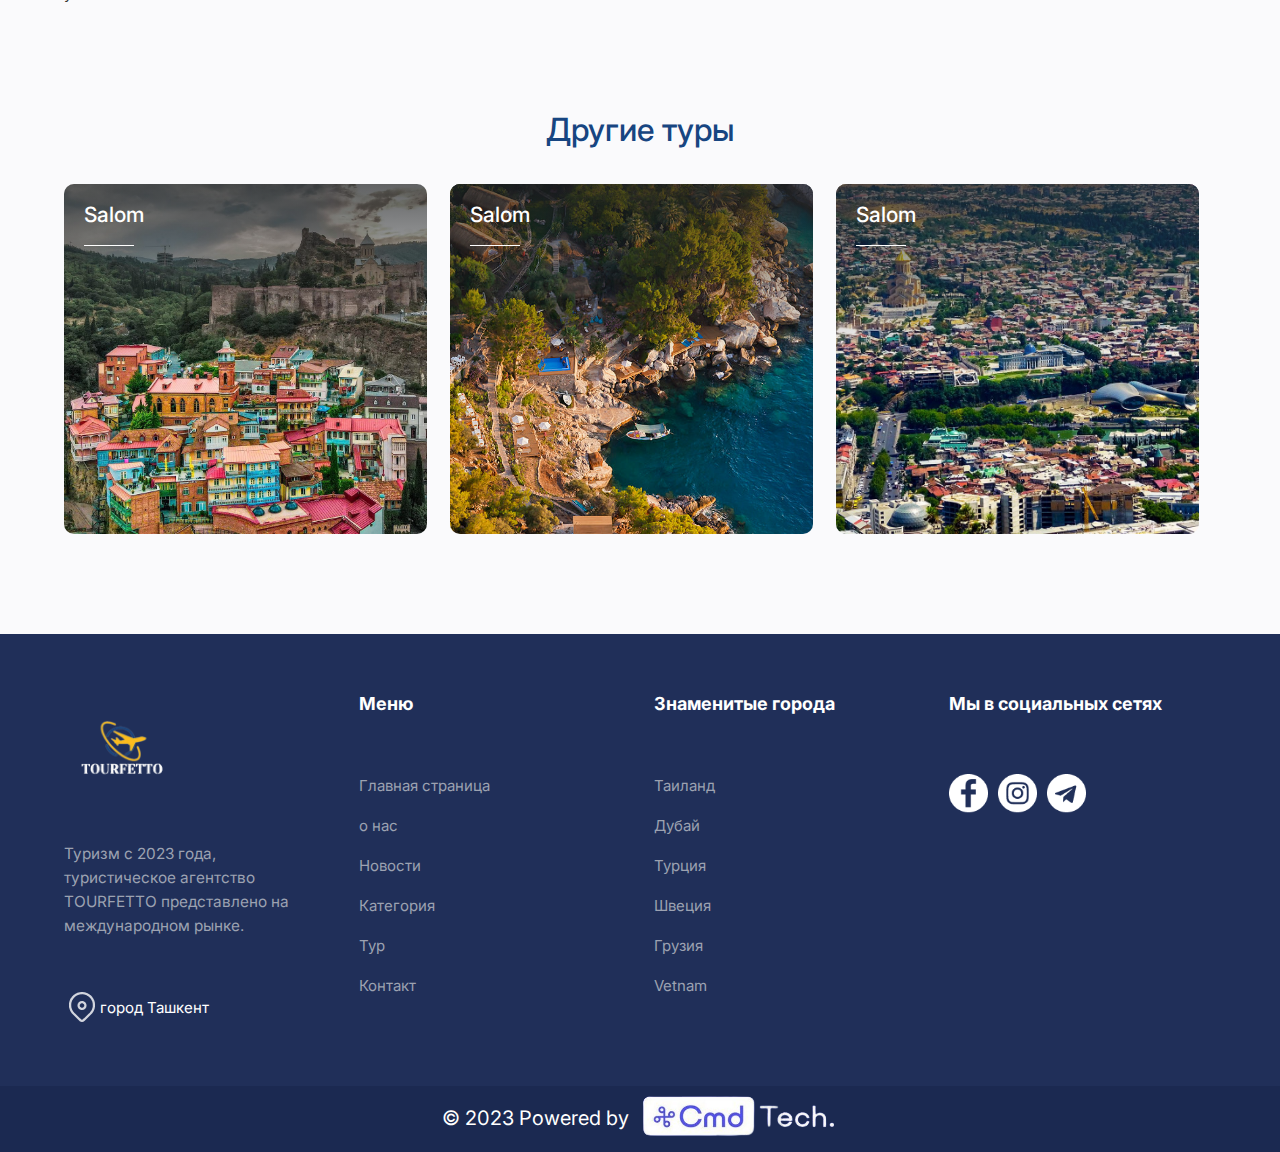
<file: tour_page.html>
<!DOCTYPE html>
<html lang="en">
<head>
    <meta charset="UTF-8">
    <meta name="viewport" content="width=device-width, initial-scale=1.0">
    <title>Document</title>
    <link rel="stylesheet" href="assets/css/style.css">

    <link rel="stylesheet" href="assets/css/tour_page.css">
    <!-- <link rel="stylesheet" href="assets/css/nav_footer2.css"> -->

    <link rel="stylesheet" href="https://cdnjs.cloudflare.com/ajax/libs/font-awesome/4.7.0/css/font-awesome.min.css">


</head>
<body>
    <header class="header">
        <nav class="nav">
            <div class="container">
                <div class="menu ">      
                    <input type="checkbox" id="check">
                    <!-- <div class="logo">
                      <a href=""><img src="image/logo1.1.png" alt=""></a>
                  </div> -->
                  <div class="logo2">
                    <a href=""><img src="assets/image/logo2.2.png" alt=""></a>
                </div>
                      <ul class="nav_list">
                          <label class="btnn cancel" ><i class="fa fa-close" style="color: white;"></i></label>
                          <li><a href="#home" class="lang" key="home"></a></li>
                          <li><a href="#about" class="lang" key="about"></a></li>
                          <li><a href="all_new_page/index.html" class="lang" key="new"></a></li>
                          <li><a href="#all_catygore_page/inedx.html" class="lang" key="tour"></a></li>
                          <li><a href="#all_catygore_page/inedx.html" class="lang" key="tour1"></a></li>
                          <li><a href="#contact" class="lang" key="contact"></a></li>
                        <div class="language_container1">
                            <a class="lang-button  active_lang"  data-lang="ru"><img src="assets/image/flag_ru.png" alt=""></a>
                            <a class="lang-button  "  data-lang="uz"><img src="assets/image/flag_uz.png" alt=""></a>
                            <a class="lang-button" data-lang="en"><img src="assets/image/flag_en.png" alt=""></a>
                          </div>  
                      </ul>
                      <div class="language_container2">
                        <a class="lang-button  active_lang"  data-lang="ru"><img src="assets/image/flag_ru.png" alt=""></a>
                        <a class="lang-button  "  data-lang="uz"><img src="assets/image/flag_uz.png" alt=""></a>
                        <a class="lang-button" data-lang="en"><img src="assets/image/flag_en.png" alt=""></a>
                      </div>
                      <a href="tel:+998972680088" class="nav_tel">+998 97 268-00-88</a>
                      <label class="btnn bars menu1" style=" float: right; color: #174581;" for="check"><i class="fa fa-bars"></i></label>
              </div>
            </div>
        </nav>
    </header>
    <section class="intro">
        <div class="intro_box">
            <div class="intro_card">
                <h2 class="intro_title lang" key="intro_text1">Biz bilan maroqli sayohat</h2>
                <div class="intro_link_card">
                    <a href="index.html" class="intro_link lang" key="intro_text2"></a>
                    <p h class="intro_link " >></p>
                    <a href="category_page.html" class="intro_link2 lang" key="intro_text3"></a>
                </div>
            </div>
            <img src="assets/image/img_slider3.jpg" alt="">
        </div>
    </section>
    <section class="about">
        <div class="container">
            <h2 class="about_title1 lang" key="tour_lang4">Gruziya</h2>
            <div class="about_box">
                <div class="about_card_slider">
                    <div class="slide-container1">
                        <div class="slide fade">
                          <img src='assets/image/destination_img1.1.jpg' alt=''>
                        </div>
                        <div class="slide fade">
                          <img src='assets/image/destination_img2.jpg'>
                        </div>
                        <div class="slide fade">
                          <img src='assets/image/destination_img3.jpg'>
                        </div>
                        <div class="slide fade">
                          <img src='assets/image/destination_img4.jpg' alt=''>
                        </div>
                  
                        <a href="#" class="prev" title="Previous">&#10094</a>
                        <a href="#" class="next" title="Next">&#10095</a>
                      </div>
                      <div class="dots-container">
                        <span class="dot"></span>
                        <span class="dot"></span>
                        <span class="dot"></span>
                        <span class="dot"></span>
                </div>
            </div>
            <div class="about_container_text">
                <div class="about_slider_text">
                    <h2 class="about_title lang" key="tour_lang5"></h2>
                    <div class="subtitle_card">
                        <img src="assets/image/garantiya.png" alt="">
                        <p class="lang" key="tour_lang6"></p>
                    </div>
                    <div class="subtitle_card">
                        <img src="assets/image/phone2.png" alt="">
                        <p class="lang" key="tour_lang7"></p>
                    </div>
                    <div class="subtitle_card">
                        <img src="assets/image/zvezda.png" alt="">
                        <p class="lang" key="tour_lang8"></p>
                    </div>
                    <div class="subtitle_card">
                        <img src="assets/image/polet2.png" alt="">
                        <p class="lang" key="tour_lang9"></p>
                    </div>
    
                </div>
                <div class="about_slider_text">
                    <div class="subtitle_card">
                        <img src="assets/image/price.webp" alt="">
                        <p class="lang" key="tour_lang10"></p>
                    </div>
                </div>
            </div>

        </div>
    </section>


<section class="description">
    <div class="container">
        <h2 class="description_title lang" key="tour_lang1"></h2>
        <div class="description_box">
            <h4 class="description_text lang" key="tour_lang2"></h4>
            <h4 class="description_text lang" key="tour_lang3"></h4>
        </div>
    </div>
</section>


<section class="destination">
    <div class="container">
        <h2 class="container_title lang" key="tour_lang11">Boshqa turlar</h2>
        <div class="destination_box">
            <div class="destination_card_img1">
                <a href="tour_page.html" class="img_wrapper_container">
                    <div class="img_wrapper1">
                        <div class="img_text1">
                            <p>Salom</p>
                            <div class="border"></div>
                        </div>
                        <img src="assets/image/destination_img1.1.jpg" alt="">

                    </div>
                </a>
                <a href="#!" class="img_wrapper_container">
                    <div class="img_wrapper1">
                        <div class="img_text1">
                            <p>Salom</p>
                            <div class="border"></div>
                        </div>
                        <img src="assets/image/destination_img2.jpg" alt="">

                    </div>
                </a>
                <a href="#!" class="img_wrapper_container">
                    <div class="img_wrapper1">
                        <div class="img_text1">
                            <p>Salom</p>
                            <div class="border"></div>
                        </div>
                        <img src="assets/image/destination_img3.jpg" alt="">
                    </div>
                </a>

            </div>
        </div>
    </div>
</section>



<footer class="footer" id="contact">
    <div class="container">
        <div class="footer_box">
            <div class="footer_first_box">
                <div class="first_block1_1">
                    <div class="first_block1_img">
                        <img src="assets/image/footer_logo2.png" alt="">
                    </div>
                    <div class="first_block1_text">
                        <p class="lang" key="footer_text1"></p>
                    </div>
                    <div class="first_block_location">
                        <img src="assets/image/footer-geo2.png" alt="">
                        <p class="lang" key="footer_text2">Toshkent Shahar</p>
                    </div>
                </div>
                <div class="first_block1">
                    <h2 class="footer_menu_title lang" key="footer_text3">Menyu</h2>
                    <ul class="footer_list">
                        <li><a href="#home" class="footer_list_link lang" key="footer_text4"></a></li>
                        <li><a href="#about" class="footer_list_link lang" key="footer_text5"></a></li>
                        <li><a href="all_news_page.html" class="footer_list_link lang" key="footer_text6"></a></li>
                        <li><a href="all_category_page.html" class="footer_list_link lang" key="footer_text7"></a></li>
                        <li><a href="category_page.html" class="footer_list_link lang" key="tour1"></a></li>
                        <li><a href="#contact" class="footer_list_link lang" key="footer_text8"></a></li>
                    </ul>
                </div>
                <div class="first_block1">
                    <h2 class="footer_menu_title lang" key="footer_text9"></h2>
                    <ul class="footer_list">
                        <li><a href="" class="footer_list_link lang" key="footer_text10"></a></li>
                        <li><a href="" class="footer_list_link lang" key="footer_text11"></a></li>
                        <li><a href="" class="footer_list_link lang" key="footer_text12"></a></li>
                        <li><a href="" class="footer_list_link lang" key="footer_text13"></a></li>
                        <li><a href="" class="footer_list_link lang" key="footer_text14"> </a></li>
                        <li><a href="" class="footer_list_link lang" key="footer_text15"></a></li>
                    </ul>
                </div>
                <div class="first_block1_2">
                    <h2 class="network_title lang" key="footer_text16"></h2>
                    <div class="network_card">
                        <a href=""><img src="assets/image/footer-facebook.png" alt=""></a>
                        <a href="https://www.instagram.com/tourfetto_uz/"><img src="assets/image/footer-instagram.png" alt=""></a>
                        <a href="https://t.me/Maftuna0117"><img src="assets/image/footer-telegram.png" alt=""></a>
                    </div>
                </div>
            </div>
        </div>
    </div>
    <div class="footer_end">
        <p>© 2023 Powered by</p>
        <a href=""><img src="assets/image/logo5.png" alt=""></a>
    </div>
</footer>

    <script src="assets/js/navbar.js"></script>
    <script src="assets/js/tour_slider.js"></script>
    <script src="assets/js/lang.js"></script>
</body>
</html>
</file>
<file: assets/css/style.css>
@import url('https://fonts.googleapis.com/css2?family=Courgette&family=Inter:wght@100;200;300;400;500;600;700;800;900&family=Nunito+Sans:ital,opsz,wght@0,6..12,200;0,6..12,300;0,6..12,400;0,6..12,500;0,6..12,600;0,6..12,700;0,6..12,800;0,6..12,900;0,6..12,1000;1,6..12,200;1,6..12,300;1,6..12,400;1,6..12,500;1,6..12,600;1,6..12,700;1,6..12,800;1,6..12,900;1,6..12,1000&family=Pacifico&family=Roboto+Slab:wght@100;200;300;400;500;600;700;800;900&family=Smooch&display=swap');
@import url('https://fonts.googleapis.com/css2?family=Courgette&family=Inter:wght@100;200;300;400;500;600;700;800;900&family=Montserrat:ital,wght@0,100;0,200;0,300;0,400;0,500;0,600;0,700;0,800;0,900;1,100;1,200;1,300;1,400;1,500;1,600;1,700;1,800;1,900&family=Nunito+Sans:ital,opsz,wght@0,6..12,200;0,6..12,300;0,6..12,400;0,6..12,500;0,6..12,600;0,6..12,700;0,6..12,800;0,6..12,900;0,6..12,1000;1,6..12,200;1,6..12,300;1,6..12,400;1,6..12,500;1,6..12,600;1,6..12,700;1,6..12,800;1,6..12,900;1,6..12,1000&family=Pacifico&family=Roboto+Slab:wght@100;200;300;400;500;600;700;800;900&family=Smooch&display=swap');
@import url('https://fonts.googleapis.com/css2?family=Manrope:wght@200;300;400;500;600;700;800&family=Open+Sans:ital,wght@0,300;0,400;0,500;0,600;0,700;0,800;1,300;1,400;1,500;1,600;1,700;1,800&family=Roboto:ital,wght@0,100;0,300;0,400;0,500;0,700;0,900;1,100;1,300;1,400;1,500;1,700;1,900&display=swap');
@import url('https://fonts.googleapis.com/css2?family=Manrope:wght@200;300;400;500;600;700;800&family=Roboto:ital,wght@0,100;0,300;0,400;0,500;0,700;0,900;1,100;1,300;1,400;1,500;1,700;1,900&display=swap');
@import url('https://fonts.googleapis.com/css2?family=Comfortaa:wght@300;400;500;600;700&family=Manrope:wght@200;300;400;500;600;700;800&family=Open+Sans:ital,wght@0,300;0,400;0,500;0,600;0,700;0,800;1,300;1,400;1,500;1,600;1,700;1,800&family=Roboto:ital,wght@0,100;0,300;0,400;0,500;0,700;0,900;1,100;1,300;1,400;1,500;1,700;1,900&display=swap');


*{
  margin: 0;
  padding: 0;
  box-sizing: border-box;
}
.container{
  width: 80%;
  margin-left: 10%;

}
.header{
}

nav {
width: 100%;
background: none;
position: fixed;
z-index: 1;
overflow-x: hidden;
z-index: 1;

}
nav.scrolled{
  background: rgba(255, 255, 255, 0.80);
}

nav .menu { 
margin: auto;
margin-right: 0;
padding: 10px 0px;
display: flex;
justify-content: space-between;
align-items: center;
}

.logo img{
  width: 100%;
  height: 70px;
  object-fit: cover;
}
.logo2 img{
  width: 100%;
  height: 70px;
  display: none;
}
nav.scrolled .logo {
  display: none;
}
nav.scrolled .logo2 img{
  display: block;
}

.menu ul {
list-style: none;
display: flex;  
}

.menu ul li a {
font-family: "Montserrat";
text-decoration: none;
font-size: 16px;
color: white;
font-weight: 500;
display: inline-flex;
padding: 15px 15px;
position: relative;
transition: all 0.3s ease;
}
nav.scrolled .menu ul li a{
  color: #174581;
}

.menu ul a:hover:before {
content: '';
position: absolute;
top: 0;
left: 0;
right: 0;
bottom: 0;
}

.menu ul li a:hover {
color: rgb(186, 180, 180);
}

nav label.btnn {
font-size: 28px;
cursor: pointer;
display: none;
}

nav label.cancel {
position: absolute;
top: 25px;
right: 30px;
font-weight: 200;
}

#check {
display: none;
}

.nav_tel{
text-decoration: none;
color: white;
font-family: "Intro", sans-serif;
font-size: 16px;
font-weight: 800;
}
nav.scrolled .nav_tel{
  color: #174581;
}
.menu ul .language_container1{
  display: none;
  align-items: center;
  column-gap: 25px;
}
.language_container2{
  display: flex;
  gap: 20px;
}
.close_btn{
  color: white;
}

@media (max-width:480px) {
  .container{
      width: 90%;
      margin-left: 5%;
  }
  .header_wrapper{
      display: none;
  }
  .nav_button{
      display: none;
  }
  nav {
    width: 100%;
    padding: 12px 0;
    position: fixed;
    z-index: 1;
    overflow-x: hidden;
    top: 0px;
    
  }
  nav .menu {
    max-width: 1270px;
    margin: auto;
    /* padding: 0 20px; */
    display: flex;
    /* justify-content: center; */
    align-items: center;
    max-height: 66px;
  }
  
  .menu ul {
    display: block;
    position: fixed;
    top: 0;
    left: -100%;
    width: 100%;
    max-width: 400px;
    padding-top: 50px;
    height: 100%;
    background: rgb(0, 0, 0, 0.8);
    z-index: 12;
    transition: all 0.3s ease;
  }
  .menu ul li a {
      text-decoration: none;
      font-size: 16px;
      color: white;
      font-weight: 400;
      display: block;
      padding: 15px 17px;
      position: relative;
      transition: all 0.3s ease;
    }
  .menu ul a {
    margin: 0;
    display: block;
    font-size: 16px;
    margin-top: 30px;
    box-shadow: none;
    text-align: center;
    color: white;
  }

  .menu ul a:hover:before {
    box-shadow: none;
  }

  nav label.bars {
    display: block;
  }

  #check:checked~label.bars {
    display: none;
  }

  #check:checked~ul label.cancel {
    display: block;
  }

  #check:checked~ul {
    left: 0;
  }
  .menu ul .language_container1{
      display: flex;
  }
  .menu ul  .language_container1 {
    margin-top: 20px;
    display: flex;
    /* justify-content: center; */
    align-items: center;
    row-gap: 20px;
  }
  nav.scrolled .menu ul li a{
    color: white;

}
.nav_tel{
  text-decoration: none;
  color: #174581;
  font-family: "Intro", sans-serif;
  font-size: 14px;
  font-weight: 800;
}
 
}


@media (max-width: 980px) {
  .header_wrapper{
      display: none;
  }
  .nav_button{
      display: none;
  }
  nav {
    width: 100%;
    padding: 12px 0;
    /* background: rgba(255, 255, 255, 0.80); */
    position: fixed;
    z-index: 1;
    overflow-x: hidden;
    top: 0px;
    
  }
  nav .menu {
    max-width: 1270px;
    margin: auto;
    /* padding: 0 20px; */
    display: flex;
    /* justify-content: center; */
    align-items: center;
    max-height: 66px;

  }
  
  .menu ul {
    display: block;
    position: fixed;
    top: 0;
    left: -100%;
    width: 100%;
    max-width: 400px;
    padding-top: 50px;
    height: 100%;
    background: rgb(0, 0, 0, 0.8);
    z-index: 12;
    transition: all 0.3s ease;
  }
  .menu ul li a {
      text-decoration: none;
      font-size: 16px;
      color: white;
      font-weight: 400;
      display: block;
      padding: 15px 17px;
      position: relative;
      transition: all 0.3s ease;
      
    }
    nav.scrolled .menu ul li a{
      color: white;
  
  }
  .menu ul a {
    margin: 0;
    display: block;
    font-size: 23px;
    margin-top: 30px;
    box-shadow: none;
    text-align: center;
    color: white;
  }

  .menu ul a:hover:before {
    box-shadow: none;
  }

  nav label.bars {
    display: block;
  }

  #check:checked~label.bars {
    display: none;
  }

  #check:checked~ul label.cancel {
    display: block;
  }

  #check:checked~ul {
    left: 0;
  }
  .menu ul .language_container1{
      display: block;
  }
  .menu ul  .language_container1 {
    margin-top: 20px;
    display: flex;
    justify-content: center;
    align-items: center;
    column-gap: 25px;
    /* flex-direction: column; */

  }
  .language_container2{
      display: none;
  }

  .container{
      width: 90%;
      margin-left: 5%;
  }
  .language_container2{
      display: none;
  }
  .nav_tel{
    text-align: center;
      color: white;
  }
  .fa{
    color: white;
  }
  nav.scrolled .fa{
    color: #174581;
  }
}

@media (min-width:961px) and (max-width:1047px) {
  .menu ul li a {
      text-decoration: none;
      font-size: 12px;
      color: white;
      /* font-weight: 400; */
      display: inline-flex;
      padding: 10px;
      position: relative;
      transition: all 0.3s ease;
      display: block;
    }
    
}
@media (min-width:1047px) and (max-width:1280px) {
  .menu ul li a {
      text-decoration: none;
      font-size: 13px;
      color: white;
      /* font-weight: 400; */
      display: inline-flex;
      padding: 12px;
      position: relative;
      transition: all 0.3s ease;
      
    }
    
}
@media (max-width: 1440px) {
      .container{
          width: 90%;
          margin-left: 5%;
      }
}



  .home-carousel-wrapper {
    display: flex;
    flex-direction: column;
    justify-content: center;
    align-items: center;
    height: 100%; /* Bu yerda slayderingizning balandligini sozlang */
}
  .home-carousel {
    background: #000;
    height: 100vh;
    width: 100%;
    overflow: hidden;
  }
  .home-carousel-image{
    object-fit: cover;
  }
  .home-carousel .home-carousel-panel {
    background: #222;
    height: 100%;
    width: 100%;
    position: relative;
    background-size: cover;
  }
  
  .home-carousel .home-carousel-panel > div {
      flex-grow: 1;
    background-size: cover;
    height: 100%;
    width: 100%;
    position: absolute;
    top:0%;
    bottom:0%;
    left:0%;
    right:0%;
    transition: all 1s cubic-bezier(.8, 0, .8, 1);
  }
  
  .home-carousel .home-carousel-panel.disableTransition > div {
    transition: none !important;
  }
  
  .home-carousel .home-carousel-panel > div.slideUp {
      top:-100%
  }
  
  .home-carousel .home-carousel-panel > div:first-of-type {     
    clip-path: polygon(0% 0%, 33.3% 0%, 33.3% 100%, 0% 100% );
  }
  .home-carousel .home-carousel-panel > div:nth-of-type(2) {     
    clip-path: polygon(33.1% 0%, 66.8% 0%,66.8% 100%, 33.1% 100% );
  }
  .home-carousel .home-carousel-panel > div:nth-of-type(3) {     
    clip-path: polygon(66.6% 0%, 100% 0%,100% 100%, 66.6% 100% );
  }
  
  .home-carousel-rotate-wrapper > div.home-carousel-rotate-item {
    top:0%;
    transition: all 1s cubic-bezier(.8, 0, .8, 1);
    position: relative;
  }
  .home-carousel-rotate-wrapper.disableTransition > div.home-carousel-rotate-item {
    transition: none !important;
  }
  
  .home-carousel-rotate-wrapper div.home-carousel-rotate-item.slideUp:nth-of-type(1) {
      top:-130%;
  /*		top:-1.3em;*/
  }
  .home-carousel-rotate-wrapper div.home-carousel-rotate-item.slideUp:nth-of-type(2) {
      top:-100%;
  /*		top:-1em;*/
  }
    
  /* Text Styles */	

  .home-carousel-text {
    font-family: "Montserrat", sans-serif;
    position: absolute;
    bottom: 50%;
    color:  white;
    font-size: 75px;
    line-height: 1em;
    font-weight: 700;

  }
  
  .home-carousel-text .text-dynamic > div {
    display: flex;
    flex-direction: column;
    align-items: center;
    height: 1em;	
    overflow: hidden;
    line-height: 1em;

  }
  
  .home-carousel-labels {
    position: absolute;
    right:30px;
    bottom:30px;
    z-index: 5;
    color:#fff;
    font-size: 19px;
    font-weight: 500;
    display: block;
    flex-direction: column;
    text-align: center;
    height: 1.4em;	
    overflow: hidden;
    line-height: 1.3em;
    width: 440px;
    max-width: 100%;
  }
  
  .home-carousel-labels .home-carousel-label {
    height: 100%;
    display: flex;
    position: relative;
    top: 0;
    right: 0;
  }


  @media (max-width:960px) {
    .home-carousel-wrapper {
      display: flex;
      flex-direction: column;
      justify-content: center;
      align-items: center;
      height: 100%; /* Bu yerda slayderingizning balandligini sozlang */
  }
    .home-carousel-text {

        font-size: 30px;

      }
      .home-carousel-text .text-dynamic > div {
        display: flex;
        flex-direction: column;
        align-items: center;
        height: 1em;	
        overflow: hidden;
        line-height: 1em;
    
      }
  }
  @media (max-width:630px) {
    .home-carousel-wrapper {
      display: flex;
      flex-direction: column;
      justify-content: center;
      align-items: center;
      height: 100%; /* Bu yerda slayderingizning balandligini sozlang */
  }
    .home-carousel-text {
        font-size: 25px;

      }
      .home-carousel-text .text-dynamic > div {
        display: flex;
        flex-direction: column;
        align-items: center;
        height: 1em;	
        overflow: hidden;
        line-height: 1em;
    
      }
  }


.about{
  padding-top: 100px;
}
.about_vidio{
  max-width: 100%;
}
.about_card_vidio{
  width: 100%;
  display: flex;
  align-items: center;
  justify-content: center;
}

.fas{
  position: absolute;
  font-size: 50px;
  color: white;
  display: flex;
  cursor: pointer;
}
.about_card_vidio img{
  width: 100%;
  object-fit: cover;
  height: 600px;
  border-radius: 10px;
}
.about_card_text{
  padding-top: 30px;
  display: flex;
  flex-direction: column;
  row-gap: 20px;
}
.about_title1{
  display: flex;
  column-gap: 7px;
}
.about_title{
  color: #174581;
  font-family: "Roboto";
  font-size: 30px;
  font-weight: 500;

}


.about_text{
  width: 90%;
  color: #000;
  font-family: "Roboto";
  font-size: 22px;
  font-weight: 400;
  line-height: 28px;
}
.modal {
  display: none;
  position: fixed;
  z-index: 1;
  padding-top: 50px;
  left: 0;
  top: 0;
  width: 100%;
  height: 100%;
  overflow: auto;
  background-color: rgba(0,0,0,0.8);
}

.modal-content {
  display: flex;
  justify-content: center;
  align-items: center;
  height: 100%;
}

.video-container {
  display: flex;
  flex-direction: column;
  align-items: center;
  justify-content: center;
}

.about_vidio {
  max-width: 100%;
}

.close {
  position: absolute;
  top: 20px;
  right: 20px;
  color: white;
  font-size: 38px;
  font-weight: bold;
  cursor: pointer;
}

.close:hover,
.close:focus {
  color: #d3cfcf;
}

@media (max-width:760px) {
  .about_text{
    width: 100%;
    color: #000;
    font-family: "Roboto";
    font-size: 22px;
    font-weight: 400;
    line-height: 28px;
  }
  .about_card_vidio img{
    width: 100%;
    object-fit: cover;
    height: 200px;
    border-radius: 10px;
  }
  .modal-content {
    /* background-color: #fefefe; */
    margin: auto;
    padding: 20px;
    /* border: 1px solid #888; */
    width: 100%;
  }
}

@media (max-width:480px) {
  .about{
    padding-top: 70px;
  }
  .about_title{
    color: #174581;
    font-family: "Roboto";
    font-size: 25px;
    font-weight: 500;
  }
  .about_title span{
    color: #FDBA24;
    font-family: "Roboto";
    font-size: 25px;
    font-weight: 500;
  }
  .about_text{
    width: 100%;
    color: #000;
    font-family: "Roboto";
    font-size: 20px;
    font-weight: 400;
    line-height: 28px;
  }
}

.destination{
  padding-top: 100px;
}

.destination_box{
  display: flex;
  column-gap: 2%;
  flex-wrap: wrap;
}
.destination_card_img1{
  display: flex;
  /* justify-content: center; */
  column-gap: 2%;
  flex-wrap: wrap;
  row-gap: 29px;
}

.img_wrapper_container1{
  width: 49%;
}
.img_wrapper_container2{
  width: 23.5%;
}
.img_wrapper_container3{
  width: 23.5%;
}
.img_wrapper{
  position: relative;
  overflow: hidden;
}
.img_wrapper img{
  width: 100%;
  height: 350px;
  object-fit: cover;
  border-radius: 10px;
  display: flex;
  flex-shrink: 0;
  background: linear-gradient(180deg, #1E2022 0%, rgba(0, 0, 0, 0.00) 50%);
}
.img_text1{
  position: absolute;
  top: 0;
  left: 0;
  right: 0;
  bottom: 50%; /* Gradientni faqat yuqori 50% qismiga qo'llash */
  background: linear-gradient(180deg, rgba(30, 32, 34, 0.7) 0%, transparent 100%);
  border-radius: 10px 10px 0 0; /* Gradient uchun yuqori burchaklarni yumaloqlashtirish */
  
}
.img_text1 p{
  color: white;
  font-size: 21px;
  font-family: "Inter", sans-serif;
  padding: 20px;
  font-weight: 500;
  line-height: 21.08px;
}
.border{
  border-bottom: 1px solid white;
  width: 50px;
  margin-left: 20px;
}

@media (max-width:980px) {
  .destination_card_img1{
    display: flex;
    column-gap: 2%;
    flex-wrap: wrap;
    row-gap: 17px;
  }
  .img_wrapper_container1{
    width: 49%;
  }
  .img_wrapper_container2{
    width: 49%;
  }
  .img_wrapper_container3{
    width: 49%;
  }

}
@media (max-width:660px) {
  .destination_card_img1{
    display: flex;
    column-gap: 2%;
    flex-wrap: wrap;
    row-gap: 17px;
  }
  .img_wrapper_container1{
    width: 100%;
  }
  .img_wrapper_container2{
    width: 100%;
  }
  .img_wrapper_container3{
    width: 100%;
  }
  .img_wrapper img{
    width: 100%;
    height: 250px;
    object-fit: cover;
    border-radius: 10px;
    display: flex;
    flex-shrink: 0;
    background: linear-gradient(180deg, #1E2022 0%, rgba(0, 0, 0, 0.00) 50%);
  }

}
@media (max-width:480px) {
  .destination{
    padding-top: 70px;
    margin-bottom: 0px;
  }
}

/***Seasonal***/
.seasonal{
  padding-top: 100px;

}

.seasonal_box {
  width: 100%; 
  overflow: hidden; 
  display: flex;
  column-gap: 2%;
  flex-wrap: wrap;
  row-gap: 26px;

}
.seasonal_img_link{
  text-decoration: none;
  overflow: hidden;
  
}
.seasonal_card{
  width: 32%;
  overflow: hidden;
  position: relative;
  border-radius: 10px;

}
.seasonal_card img{
  width: 100%;
  object-fit: cover;
  height: 100%;
  transition: transform 0.5s ease;
  border-radius: 10px;
  overflow: hidden;

}
.seasonal_card:hover img {
  transform: scale(1.2); 
}  

.card_overlay {
  position: absolute;
  top: 0;
  left: 0;
  right: 0;
  bottom: 0;
  background: #17458180;
  opacity: 1; 
  transition: opacity 0.3s ease;
  display: flex;
  align-items: start; 
  justify-content: center; 
  flex-direction: column;
  row-gap: 20px;
  padding: 10px;
  border-radius: 10px;
  height: 100%;
}

.card_text {
  color: white;
  text-align: center;
  font-size: 24px; 
  transition: transform 0.3s ease;
  text-decoration: none;
  font-family: "Inter", sans-serif;
  font-weight: 700;
}
.card_text2{
  display: block;
  padding: 10px 30px;
  background: red;
  color: white;
  border-radius: 5px;
  text-decoration: none;
  font-family: "Inter", sans-serif;
  font-size: 18px;
  font-weight: 700;
}

.seasonal_card:hover .card_overlay {
  opacity: 1; 
}

.seasonal_card:hover .card_text {
  transform: translateY(0); 
}

@media (max-width:980px) {
  .seasonal_box {
    width: 100%; 
    overflow: hidden; 
    display: flex;
    column-gap: 3.2%;
    flex-wrap: wrap;
    row-gap: 30px;
  
  }
  .seasonal_card{
    width: 48.4%;
    overflow: hidden;
    position: relative;
    border-radius: 10px;
  
  }
}

@media (max-width:660px) {
  .seasonal{
    padding-top: 70px;
  }
  .seasonal_box {
    width: 100%; 
    overflow: hidden; 
    display: flex;
    column-gap: 3.2%;
    flex-wrap: wrap;
    row-gap: 30px;
  
  }
  .seasonal_card{
    width: 100%;
    overflow: hidden;
    position: relative;
    border-radius: 10px;
  
  }
}

/***About_ME-2***/


.slider{
  padding-top: 50px;
  padding-bottom: 30px;
  position: sticky;
}

.slide-container{
  width: 80%;
  margin-left: 10%;
}
.slide-content{
  margin: 0 40px;
  overflow: hidden;
  border-radius: 25px;
  padding-top: 50px;

}
.card{
  border-radius: 25px;
  background-color: #fff;
}
.image-content,
.card-content{
  display: flex;
  flex-direction: column;
  /* align-items: center; */
  padding: 1px 10px 44px 12px;
  row-gap: 15px;
}
.image-content{
  position: relative;
  row-gap: 5px;
  padding: 25px 0;
}
.overlay{
  position: absolute;
  left: 0;
  top: 0;
  height: 100%;
  width: 100%;
  border-radius: 25px 25px 0 25px;
}
.overlay::before,
.overlay::after{
  content: '';
  position: absolute;
  right: 0;
  bottom: -40px;
  height: 40px;
  width: 40px;
}
.overlay::after{
  border-radius: 0 25px 0 0;
}
.card-image{
  position: relative;

  padding: 3px;
}
.card{
  border: 1px solid #E4E4E4;
}
 .card-img{
  height: 100px;
  width: 100px;
  object-fit: cover;
  border-radius: 50%;
  margin-top: -14%;
  margin-left: 20px;
}
.name{
  font-size: 18px;
  font-weight: 500;
  color: #333;
  font-family: "Inter", sans-serif;
  font-weight: 500;
  line-height: 25.51px;
}
.description{
  font-size: 14px;
  color: #67747C;
  font-family: "Inter", sans-serif;

}

.button:hover{
  background: #265DF2;
}

.swiper-navBtn{
  color: #6E93f7;
  transition: color 0.3s ease;
}
.swiper-navBtn:hover{
  color: #4070F4;
}
.swiper-navBtn::before,
.swiper-navBtn::after{
  font-size: 35px;
}
.swiper-button-next{
  right: 0;
}
.swiper-button-prev{
  left: 0;
}
.swiper-pagination-bullet{
  background-color: #6E93f7;
  opacity: 1;
}
.swiper-pagination-bullet-active{
  background-color: #4070F4;
}


@media screen and (max-width: 768px) {
  .slide-content{
    margin: 0 10px;
  }
  .swiper-navBtn{
    display: none;
  }
}


/**** New page *****/
.new_container{
  padding-top: 100px;
  padding-bottom: 50px;
  width: 100%;
  background: #F7FAFF;
}


.new_box{
  display: flex;

  width: 100%;
  overflow: hidden;
  position: relative;
  scroll-behavior: smooth;
}

.new_link{
  text-decoration: none;
}
.new_card{
  background: white;
  padding: 25px;
  position: relative;
  flex: 0 0 47.5%;
  transition: transform 0.5s ease, ;
  margin-right: 5%;
}

.new_card:last-child{
  margin-right: 0;
}



.new_card_img{
  width: 100%;
  height: 350px;
  object-fit: cover;
  margin-bottom: 20px;
}
.new_card_text1{
  bottom: 200px;
  position: absolute;
  padding-left: 2%;
  display: flex;
  flex-direction: column;
  align-items: start;
  /* row-gap: 20px; */

}
.text_row1 p{
  display: inline-block;
  padding: 5px;
  color: white;
  background: #FE611D;
  font-family: "Intto" ,sans-serif;
  margin-bottom: 10px;
}
.text_row1 h2{
  color: white;
  font-size: 44px;
  font-family: "Montserrat", sans-serif;
  font-weight: 600;
  
}
.text_row1 h4 {
  color: white;
  font-size: 14px;
  line-height: 150%;
  font-family: "Intro", sans-serif;
  letter-spacing: 1px;
  font-weight: 300;
  margin-bottom: 10px;
}

.row2_link{
  text-decoration: none;
  color: white;
  background: #FE611D;
  padding: 5px;
  /* border-radius: 5px; */
  font-family: "Intro", sans-serif;
  font-weight: 500;
  font-size: 16px;
  display: block;
}
.new_subtitle1{
  color: #252E45;
  font-family: "Open", sans-serif;
  font-size: 28px;
  font-style: normal;
  font-weight: 700;
  line-height: 28px;
  padding-bottom: 50px;
}

.new_subtitle2{
  color: #252E45;
  font-family: "Open", sans-serif;
  font-size: 16px;
  font-style: normal;
  font-weight: 400;
  line-height: 24px; 
}
.new_card_text2{
  display: flex;
  justify-content: space-between;
  margin-top: 10px;
}
.new_card_text2 a{
  text-decoration: none;
  color: #252E45;
  font-family: "Open", sans-serif;
  font-size: 16px;
  font-style: normal;
  font-weight: 400;
  line-height: 26px; /* 162.5% */
}
.new_card_icon{
  display: flex;
}
.new_card_icon img{
  width: 24px;
}
.new_card_icon p{
  color: #252E45;
  font-family: "Open", sans-serif;
  font-size: 16px;
  font-style: normal;
  font-weight: 400;
  line-height: 26px;
}


.slider-btn{
  color: black;
  border: none;
  padding: 10px 20px;
  font-size: 20px;
  background: white;
  position: absolute;
  margin-top: -25%;
      /* top: 50%;
    transform: translateY(-50%); */

}
.prev-btn {
  left: 5%;
}
.next-btn {
  right: 5%;
}
.slider_btn_box{
  display: flex;
  align-items: center;
}

@media (max-width:960px) {
  .new_card{
    background: white;
    padding: 25px;
    position: relative;
    /* width: 45%; */
    flex: 0 0 100%;
    transition: transform 0.5s ease, ;
    margin-right: 0%;
  }
  .slider-btn{
    color: black;
    border: none;
    padding: 10px 20px;
    font-size: 20px;
    background: white;
    position: absolute;
    margin-top: -40%;

  
  }
  .prev-btn {
    left: 0%;
  }
  .next-btn {
    right: 0%;
  }
}
@media (max-width:1470px) {
  .new_card_text1 h2{
    color: white;
    /* margin-left: 20px; */
    font-size: 34px;
    font-family: "Montserrat", sans-serif;
  }
  .slider-btn{
    color: black;
    border: none;
    padding: 10px 20px;
    font-size: 20px;
    background: white;
    position: absolute;
    margin-top: -40%;

  
  }
  .prev-btn {
    left: 0%;
  }
  .next-btn {
    right: 0%;
  }
}
@media (max-width:770px) {
  .new_card{
    background: white;
    padding: 25px;
    position: relative;
    /* width: 45%; */
    flex: 0 0 100%;
    transition: transform 0.5s ease, ;
    margin-right: 0%;
  }
  .slider-btn{
    color: black;
    border: none;
    padding: 10px 20px;
    font-size: 20px;
    background: white;
    position: absolute;
    margin-top: -70%;

  
  }
  .prev-btn {
    left: 0%;
  }
  .next-btn {
    right: 0%;
  }
}
@media (max-width:560px) {
  .new_card_text1{
    bottom: 250px;
    position: absolute;
    padding-left: 2%;
    display: flex;
    flex-direction: column;
    align-items: start;
    /* row-gap: 20px; */
  
  }
  .slider-btn{
    color: black;
    border: none;
    padding: 10px 10px;
    font-size: 25px;
    background: white;
    position: absolute;
    margin-top: -100%;

  
  }
}
@media (max-width: 480px) {
  .new_container{
    padding-top: 70px;
    padding-bottom: 50px;
    width: 100%;
    background: #F7FAFF;
  }
}
.order{
  width: 100%;
  padding-top: 100px;
  margin-bottom: 100px;
}
.order_subtitle{
  color: #AAAAB3;
  font-family: "Comfortaa", sans-serif;
  font-size: 14px;
  font-style: normal;
  font-weight: 400;
  line-height: 21px; /* 150% */
  letter-spacing: 4px;
  text-transform: uppercase;
  margin-bottom: 20px;
}
.order_title{
  padding: 0;
  margin: 0;
  color: #19191A;
  font-family: "Comfortaa", sans-serif;
  font-size: 44px;
  font-style: normal;
  font-weight: 600;
  line-height: 52.8px;
}

.order_input{
  width: 80%;
  padding: 16px 3px 16px 21px;
  margin: 8px 0;
  box-sizing: border-box;
  border: 1px solid #ccc;
  -webkit-transition: 0.5s;
  transition: 0.5s;
  outline: none;
  font-size: 18px;
}
.order_input:focus{
  border: 1px solid #555;

}
.coment_input{
  width: 80%;
  padding: 16px 3px 16px 21px;
  margin: 8px 0;
  box-sizing: border-box;
  border: 1px solid #ccc;
  -webkit-transition: 0.5s;
  transition: 0.5s;
  outline: none;
  font-size: 20px;
  height: 200px;
}

.order_link{
  text-decoration: none;
  background: #FDBA24;
  display: flex;
  width: 246.92px;
  padding: 12px 30.656px 14px 31px;
  justify-content: center;
  align-items: center;
  color: #FFF;
  text-align: center;
  font-family: "Comfortaa", sans-serif;
  font-size: 14px;
  font-style: normal;
  font-weight: 400;
  line-height: 21px; /* 150% */
}

@media (max-width:760px) {
  .order_input{
    width: 100%;
  }
  .coment_input{
    width: 100%;
  }
  .order_title{
    font-size: 33px;
  }
}
@media (max-width:480px) {
  .order{
    width: 100%;
    padding-top: 70px;
    margin-bottom: 70px;
  }
}
/* Footer */

  
.footer{
  width: 100%;
  background: #202F59;}
.footer_box{
  padding: 60px 0px;
}
.footer_first_box{
  width: 100%;
  display: flex;
  column-gap: 2.6%;
  flex-wrap: wrap;
  row-gap: 40px;
}
.first_block1_1{
  width: 23%;

}
.first_block1{
  width: 23%;
}
.first_block1_2{
  width: 23%;

}
.first_block1_img img{
  width: 120px;
}
.first_block1_text{
  margin-top: 24px;
}
.first_block1_text p{
  color: #9CA2B1;
  font-family: "Inter", sans-serif;
  font-size: 15.375px;
  font-style: normal;
  font-weight: 400;
  line-height: 24px; 
}
.first_block_location{
  margin-top: 51px;
  display: flex;
  align-items: center;
}
.first_block_location p{
  color: #FFF;
  font-family: "Inter", sans-serif;
  font-size: 15.125px;
  font-style: normal;
  font-weight: 400;
  line-height: 15px;
}
.footer_menu_title{
  color: #FFF;
  font-family: "Inter", sans-serif;
  font-size: 18px;
  font-style: normal;
  font-weight: 700;
  line-height: 20px;
  margin-bottom: 60px;
}
.footer_list{
  display: flex;
  flex-direction: column;
  row-gap: 16px;
}
.footer_list li{
  list-style: none;
  
}
.footer_list_link{
  text-decoration: none;
  color: #9CA2B1;
  font-family: "Inter", sans-serif;
  font-size: 15px;
  font-style: normal;
  font-weight: 400;
  line-height: 24px; /* 160% */
}

.network_title{
  color: #FFF;
  font-family: "Inter", sans-serif;
  font-size: 18px;
  font-style: normal;
  font-weight: 700;
  line-height: 20px;
  margin-bottom: 60px;
}
.network_card{
  display: flex;
  column-gap: 10px;
}
.network_card img{
  width: 39px;
  height: 39px;
}


@media (max-width:860px) {
  .first_block1_1{
    width: 100%;

  }
  .first_block1_img{
    display: flex;
    justify-content: center;
  }
  .first_block1{
    width: 31.6%;
  }
  .first_block1_2{
    width: 31.6%;

  }

}

@media (max-width:660px) {
  .first_block1_1{
    width: 100%;
    display: flex;
    flex-direction: column;
    align-items: center;
    text-align: center;

  }
  .first_block1_img{
    display: flex;
    justify-content: center;
  }
  .first_block1{
    display: flex;
    flex-direction: column;
    align-items: center;
    text-align: center;
    width: 48.7%;
  }
 .first_block1_2{
    width: 100%;
    display: flex;
    flex-direction: column;
    align-items: center;
    text-align: center;
  }

}




.footer_end{
  padding: 5px 0px;
  background: #1B2951;
   display: flex;
  justify-content: center;
  align-items: center;
  column-gap: 10px;
}
.footer_end{
  color: #FFF;
  font-family: "Inter",sans-serif;
  font-size: 20px;
  font-style: normal;
  font-weight: 400;
  line-height: 22.4px;
}
.footer_end img{
  width: 200px;
}


@media (max-width:440px) {
  .footer_end{
    padding: 5px 0px;
    display: flex;
    justify-content: center;
    align-items: center;
    column-gap: 10px;
  }
  .footer_end{
    color: #FFF;
    font-family: "Inter",sans-serif;
    font-size: 15px;
    font-style: normal;
    font-weight: 400;
    line-height: 22.4px;
  }
  .footer_end img{
    width: 150px;
    height: 39.06px;
  }

}


.modal2{
  display: none;
  position: fixed; 
  z-index: 1;
  left: 0;
  top: 0;
  width: 100%; 
  height: 100%; 
  overflow: auto; 
  background-color: rgb(0,0,0); 
  background-color: rgba(0,0,0,0.4);
  align-items: center;
  justify-content: center;
}

.modal2-content{
  display: flex;
  justify-content: center;
  align-items: center;
}
.modal2-content h1{
  /* text-align: center; */
      /* width:40%; */

  color: white;
  font-size: 35px;
  font-family: "Montserrat", sans-serif;
  font-weight: 600;
  line-height: 150%;
  /* background: white; */
  padding: 30px;
  border-radius: 5px;
}

@media (max-width:960px) {
  .modal2-content h1{
    /* text-align: center; */
    /* width: 60%; */
    color: white;
    font-size: 25px;
    font-family: "Montserrat", sans-serif;
    font-weight: 600;
    line-height: 150%;
    /* background: white; */
    padding: 30px;
    border-radius: 5px;
  }
}

@media (max-width:740px) {
  .modal2-content h1{
    /* text-align: center; */
    /* width: 60%; */
    color: white;
    font-size: 20px;
    font-family: "Montserrat", sans-serif;
    font-weight: 600;
    line-height: 150%;
    /* background: white; */
    padding: 30px;
    border-radius: 5px;
  }
}
@media (max-width:480px) {
  .modal2-content h1{
    /* text-align: center; */
    width: 80%;
    color: white;
    font-size: 18px;
    font-family: "Montserrat", sans-serif;
    font-weight: 600;
    line-height: 150%;
    /* background: white; */
    padding: 15px;
    border-radius: 5px;
  }
}


.container_title{
  text-align: center;
  color: #174581;
  font-family: "Inter";
  font-size: 32px;
  font-weight: 500;
  line-height: 48px;
  margin-bottom: 30px;
}
@media (max-width:650px) {
  .container_title{
    font-size: 26px;

  }
}


.intro{
  width: 100%;
  
}
.intro_box{
  width: 100%;
  padding-top: 90px;
}
.intro_card{
  position: absolute;
  width: 100%;
  height: 400px;
  background: rgb(0, 0, 0, 0.5);
  display: flex;
  justify-content: center;
  align-items: center;
  flex-direction: column;
}
.intro_title{
  color: white;
  font-size: 40px;
  font-family: "Inter", sans-serif;
}
.intro_link_card{
  margin-top: 10px;
  display: flex;
  column-gap: 8px;
}
.intro_link{
  text-decoration: none;
  color: white;
  font-size: 18px;
  font-family: "Inter", sans-serif;
}
.intro_link2{
  text-decoration: none;
  color: white;
  font-size: 18px;
  font-family: "Inter", sans-serif;
}
.intro_box img{
  width: 100%;
  object-fit: cover;
  height: 400px;
}
@media (max-width:560px) {
  .intro_title{
    text-align: center;
    color: white;
    font-size: 30px;
    font-family: "Inter", sans-serif;
  }
}
</file>
<file: assets/css/all_news_page.css>
nav{
  background: rgba(255, 255, 255, 0.80);
}
nav.scrolled{
background: rgba(255, 255, 255, 0.80);
}
.logo2 img{
width: 100%;
height: 70px;
display: block;
}
.menu ul li a{
color: #174581;
}
.nav_tel{
color: #174581;
}
.fa{
  color: #174581;
}
.new_box{
  row-gap: 40px;
  column-gap: 2%;
  flex-wrap: wrap;
}
.new_card{
  flex: 0 0 30%;
  margin-right: 0%;
  padding: 0;
}

.new_card_text3{
  padding: 0px 20px 20px 20px;
}

.new_card_text1{
  bottom: 260px;
}
.text_row1 h2{
  font-size: 35px;
  
}
@media (max-width:980px) {
  .menu ul li a{
    color: white;
    }
  }

@media (max-width:1250px) {
.new_card{
  flex: 0 0 47%;
  }
}

@media (max-width:680px) {
.new_card{
  flex: 0 0 100%;
}
.new_container{
  padding-top: 70px;
  padding-bottom: 50px;
}
.new_box{
  row-gap: 20px;
  }
}
</file>
<file: assets/css/tour_page.css>
body{
    background: #fafafc;
}

nav{
  background: rgba(255, 255, 255, 0.80);
}
nav.scrolled{
background: rgba(255, 255, 255, 0.80);
}
.logo2 img{
width: 100%;
height: 70px;
display: block;
}
.menu ul li a{
color: #174581;
}
.nav_tel{
color: #174581;
}
.fa{
  color: #174581;
}
@media (max-width:980px) {
  .menu ul li a{
    color: white;
    }
  }
  .intro_link2{
    font-weight: 800;
  }
.about{
    width: 100%;
    padding-top: 100px;
 }
 .about_title1{
  font-size: 35px;
  color: #174581;
  font-family: "Intro", sans-serif;
  font-weight: 700;
  margin-bottom: 20px;

 }
 .about_box{
    display: flex;
    column-gap: 4%;
    flex-wrap: wrap;
 }
 .about_card_slider{
    width: 70%;
 }
.about_card_slider img{
  width: 100%;
  object-fit: cover;
  height: 600px;
  border-radius: 10px;
}
.about_container_text{
  display: flex;
  flex-direction: column;
  row-gap: 30px;
  width: 26%;
}
.about_slider_text{
  border: 1px solid #dbd7d7;
  border-radius: 5px;
  padding: 10px;
  width: 100%;
  /* padding-top: 30px; */
  display: flex;
  flex-direction: column;
  row-gap: 20px;
  height: fit-content;
}
.about_title{
  color: #174581;
  font-family: "Roboto";
  font-size: 18px;
  font-weight: 500;
}
.subtitle_card{
  display: flex;
  column-gap: 2%;
  align-items: center;
}
.subtitle_card img {
  width: 30px;
  height: 30px;
}
.subtitle_card p{
  font-size: 16px;
  font-family: "Inter", sans-serif;
  color: #333;
  line-height: 150%;
}

@media (max-width:980px) {
  .about_slider_text{
    display: none;
  }
  .about_card_slider{
    width: 100%;
 }
}
@media (max-width:760px) {
  .about_text{
    width: 100%;
    color: #000;
    font-family: "Roboto";
    font-size: 22px;
    font-weight: 400;
    line-height: 28px;
  }
  .about_card_slider img{
    width: 100%;
    object-fit: cover;
    height: 400px;
    border-radius: 10px;
  }
  .about_title1{
    font-size: 26px;
  }
}
  

  .slide-container1 .prev,
.slide-container1 .next {
  cursor: pointer;
  position: absolute;
  top: 50%;
  width: auto;
  margin-top: -22px;
  padding: 16px;
  color: white;
  font-weight: bold;
  font-size: 20px;
  transition: all 0.6s ease;
  border-radius: 0 3px 3px 0;
  user-select: none;
  text-decoration: none;
}

.slide-container1 .prev:hover,
.slide-container1 .next:hover {
  background-color: rgba(0, 0, 0, 0.8);
  color: white;
}

.slide-container1 .prev {
  left: 2px;
}

.slide-container1 .next {
  right: 2px;
}

.dots-container {
  display: flex;
  justify-content: center;
  align-items: center;
  padding: 10px;
}

.dots-container .dot {
  cursor: pointer;
  margin: 5px;
  width: 20px;
  height: 20px;
  color: #333;
  border-radius: 50%;
  background-color: #dfd6ce;
  transition: 0.5s;
}

.dots-container .dot.active {
  background-color: #174581;
}

.slide-container1 {
  display: flex;
  justify-content: center;
  align-items: center;
  margin: auto;
  position: relative;
}
.slide img{
  object-fit: cover;
}
.slide-container1 .slide {
  display: none;
  width: 100%;
}

.slide-container1 .slide.fade {
  animation: fade 0.5s cubic-bezier(0.55, 0.085, 0.68, 0.53) both;
}

.slide-container1 .slide img {
  width: 100%;
}

.description{
  padding-top: 50px;
  width: 100%;
}
.description_title{
  font-size: 25px;
  color: #174581;
  font-family: "Inter", sans-serif;
  font-weight: 700;
  line-height: 150%;
  margin-bottom: 20px;
}
.description_box{
  display: flex;
  flex-direction: column;
  row-gap: 10px;
}
.description_text{
  color: #333;
  font-size: 15px;
  font-family: "Inter", sans-serif;
  font-weight: 400;
  line-height: 150%;
}

.destination{
  padding-top: 100px;
  margin-bottom: 100px;
}

.img_wrapper_container{
  width: 31.5%;
}

.img_wrapper1{
  position: relative;
  overflow: hidden;
}
.img_wrapper1 img{
  width: 100%;
  height: 350px;
  object-fit: cover;
  border-radius: 10px;
  display: flex;
  flex-shrink: 0;
  background: linear-gradient(180deg, #1E2022 0%, rgba(0, 0, 0, 0.00) 50%);
}

@media (max-width:980px) {

  .img_wrapper_container{
    width: 49%;
  }
}
@media (max-width:660px) {
  .img_wrapper_container{
    width: 100%;
  }


}
</file>
<file: assets/css/category_page.css>
body{
    background: #f2f2f3;
}
nav{
    background: rgba(255, 255, 255, 0.80);
}
nav.scrolled{
  background: rgba(255, 255, 255, 0.80);
}
.logo2 img{

  display: block;
}
.menu ul li a{
  color: #174581;
}
.nav_tel{
  color: #174581;
}  
.fa{
  color: #174581;
}
.img_wrapper_container{
  width: 31.5%;
}
@media (max-width:980px) {
  .menu ul li a{
    color: white;
    }
  }
@media (max-width:980px) {
  .img_wrapper_container{
    width: 49%;
  }  
}

@media (max-width:660px) {
  .img_wrapper_container{
    width: 100%;
  }
}
</file>
<file: assets/css/news_page.css>
body{
    background: #f2f2f3;
}
.fa{
  color: #174581;
}
.intro_link2{
  font-weight: 700;
}
.new_description{
  width: 100%;
  padding-top: 100px;
  padding-bottom: 40px;

}
.description_title{
  font-size: 37px;
  font-family: "Montserrat", sans-serif;
  font-weight: 700;
  color: #174581;
  line-height: 150%;
  margin-bottom: 20px;
}
.new_description_box{
  display: flex;
  flex-direction: column;
  row-gap: 20px;

}
.new_description_box img{
  width: 70%;
  border-radius: 20px;
  margin-bottom: 30px;
}
.new_description_box h2{
  font-size: 35px;
  color: #174581;
  font-family: "Intro", sans-serif;
  font-weight: 600;
}

.new_description_box p{
  width: 70%;
  font-size: 18px;
  color: #333;
  font-family: "Intro", sans-serif;
  line-height: 150%;
  font-weight: 400;
}

@media (max-width:760px) {
  .new_description_box img{
    width: 100%;
  }
  .new_description_box p{
    width: 100%;

  }
  .new_description{
    padding-top: 70px;
  
  }
  .description_title{
    font-size: 26px;
  }
  .new_description_box h2{
    font-size: 26px;
  }
}

.new_container{
  padding-top: 100px;
  padding-bottom: 100px;
  width: 100%;
  background: #F7FAFF;
}
.new_box{
  display: flex;
  column-gap: 2%;
  width: 100%;
  flex-wrap: wrap;
  position: relative;
  scroll-behavior: smooth;
}
.new_link{
  text-decoration: none;
}
.new_card{
  padding: 0px;
  position: relative;
  flex: 0 0 30%;
}
.new_card:last-child{
  margin-right: 0;
}
.new_card_text1{
  bottom: 250px;
}
.text_row1 h2{
  font-size: 35px;
}

@media (max-width:960px) {
  .new_container{
    padding-top: 70px;
    padding-bottom: 70px;
    width: 100%;
    background: #F7FAFF;
  }
  .new_card{
    background: white;
    position: relative;
    /* width: 45%; */
    flex: 0 0 100%;

  }
  .new_box{
    display: flex;
    row-gap: 20px;
    column-gap: 2%;
    width: 100%;
    flex-wrap: wrap;
    position: relative;
    scroll-behavior: smooth;
  }
  .new_container{
    padding-top: 70px;
    padding-bottom: 50px;
    width: 100%;
    background: #F7FAFF;
  }
}
@media (max-width:980px) {
  .menu ul li a{
    color: white;
    }
  }
</file>
